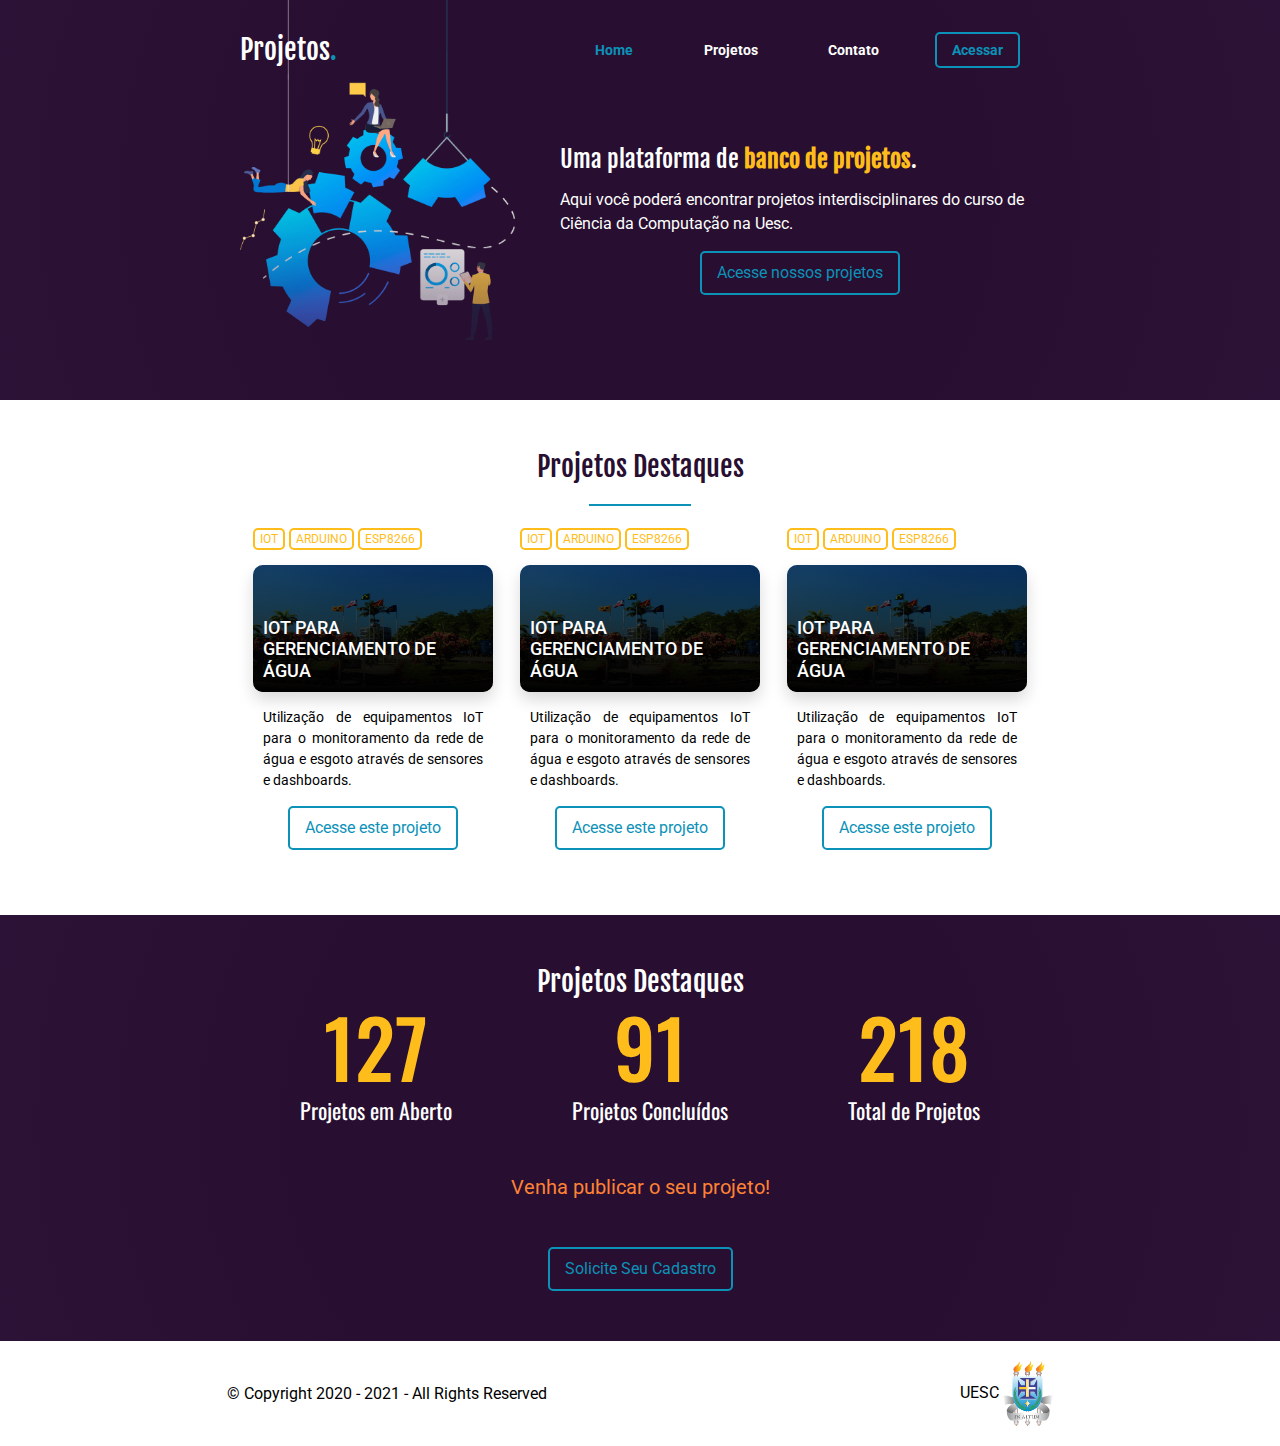
<file: index.html>
<!DOCTYPE html>
<html lang="pt-br">
<head>
    <meta charset="utf-8"/>
    <title>Banco de Projetos</title>
    <meta name="viewport" content="width=device-width, initial-scale=1, shrink-to-fit=no">
    <link rel="stylesheet" href="dist/css/bootstrap.min.css">
    <link rel="stylesheet" href="css/styles.css">
    <link rel="stylesheet" href="css/index.css">
    <link href="https://fonts.googleapis.com/css2?family=Fjalla+One&family=Roboto&display=swap" rel="stylesheet">
    <link href="https://fonts.googleapis.com/css2?family=Oswald:wght@600&display=swap" rel="stylesheet">
</head>
<body>
    

    <header class="header">
        <section>
            <nav class="nav">
                <h1 id="titleheader">Projetos<span>.</span></h1>
                <ul>
                    <li><a href="index.html" alt="" id="active">Home</a></li>
                    <li><a href="projeto.html" alt="">Projetos</a></li>
                    <li><a href="contato.html" alt="">Contato</a></li>
                    <li><a href="login.html" alt="" id="button">Acessar</a></li>
                </ul>
            </nav>
            <section>
                <h3>Uma plataforma de <span>banco de projetos</span>. </h3>
                <p>Aqui você poderá encontrar projetos interdisciplinares do curso de Ciência da Computação na Uesc.</p>
                <a href="projeto.html" title="" id="button">Acesse nossos projetos</a>
            </section>
        </section>
    </header>

    <section class="projects_featured">
        <h2 id="title_h2">Projetos Destaques</h2>
        <hr id="line"/>
        <section class="icards">
            <section class="icard">
                <section class="tags">
                    <a href="projeto.html" alt="">IOT</a>
                    <a href="projeto.html" alt="">ARDUINO</a>
                    <a href="projeto.html" alt="">ESP8266</a>
                </section>
                <section class="image_title">
                    <img src="img/torre.jpg" alt=""/>
                    <div class="shadow"></div>
                    <h4>IOT PARA GERENCIAMENTO DE ÁGUA</h4>
                </section>
                <p>Utilização de equipamentos IoT para o monitoramento da rede de água e esgoto através de sensores e dashboards.</p>
                <a id="button" href="" title="">Acesse este projeto</a>
            </section>
            
            <section class="icard">
                <section class="tags">
                    <a href="projeto.html" alt="">IOT</a>
                    <a href="projeto.html" alt="">ARDUINO</a>
                    <a href="projeto.html" alt="">ESP8266</a>
                </section>
                <section class="image_title">
                    <img src="img/torre.jpg" alt=""/>
                    <div class="shadow"></div>
                    <h4>IOT PARA GERENCIAMENTO DE ÁGUA</h4>
                </section>
                <p>Utilização de equipamentos IoT para o monitoramento da rede de água e esgoto através de sensores e dashboards.</p>
                <a id="button" href="proj_page.html" title="">Acesse este projeto</a>
            </section>

            <section class="icard">
                <section class="tags">
                    <a href="projeto.html" alt="">IOT</a>
                    <a href="projeto.html" alt="">ARDUINO</a>
                    <a href="projeto.html" alt="">ESP8266</a>
                </section>
                <section class="image_title">
                    <img src="img/torre.jpg" alt=""/>
                    <div class="shadow"></div>
                    <h4>IOT PARA GERENCIAMENTO DE ÁGUA</h4>
                </section>
                <p>Utilização de equipamentos IoT para o monitoramento da rede de água e esgoto através de sensores e dashboards.</p>
                <a id="button" href="proj_page.html" title="">Acesse este projeto</a>
            </section>
        </section>
    </section>


    <section class="n_platform">
        <section class="n_platform_center">
            <h2>Projetos Destaques</h2>
            <hr class="line"/>
            <section>
                <section>
                    <h6>127</h6>
                    <p>Projetos em Aberto</p>
                </section>

                <section>
                    <h6>91</h6>
                    <p>Projetos Concluídos</p>
                </section>

                <section>
                    <h6>218</h6>
                    <p>Total de Projetos</p>
                </section>
            </section>

            <p>Venha publicar o seu projeto!</p>
            <a id="button" href="cadastro.html" title="">Solicite Seu Cadastro</a>
        </section>
    </section>

    <footer>
        <p>© Copyright 2020 - 2021 - All Rights Reserved</p>
        <div>
            <a href="http://www.uesc.br/" title="Acesse o site da Uesc" >UESC</a>
            <img src="img/logo.png" />
        </div>
    </footer>

    <script src="https://code.jquery.com/jquery-3.5.1.slim.min.js" integrity="sha384-DfXdz2htPH0lsSSs5nCTpuj/zy4C+OGpamoFVy38MVBnE+IbbVYUew+OrCXaRkfj" crossorigin="anonymous"></script>
    <script src="dist/js/bootstrap.bundle.min.js"></script>
</body>
</html>
</file>
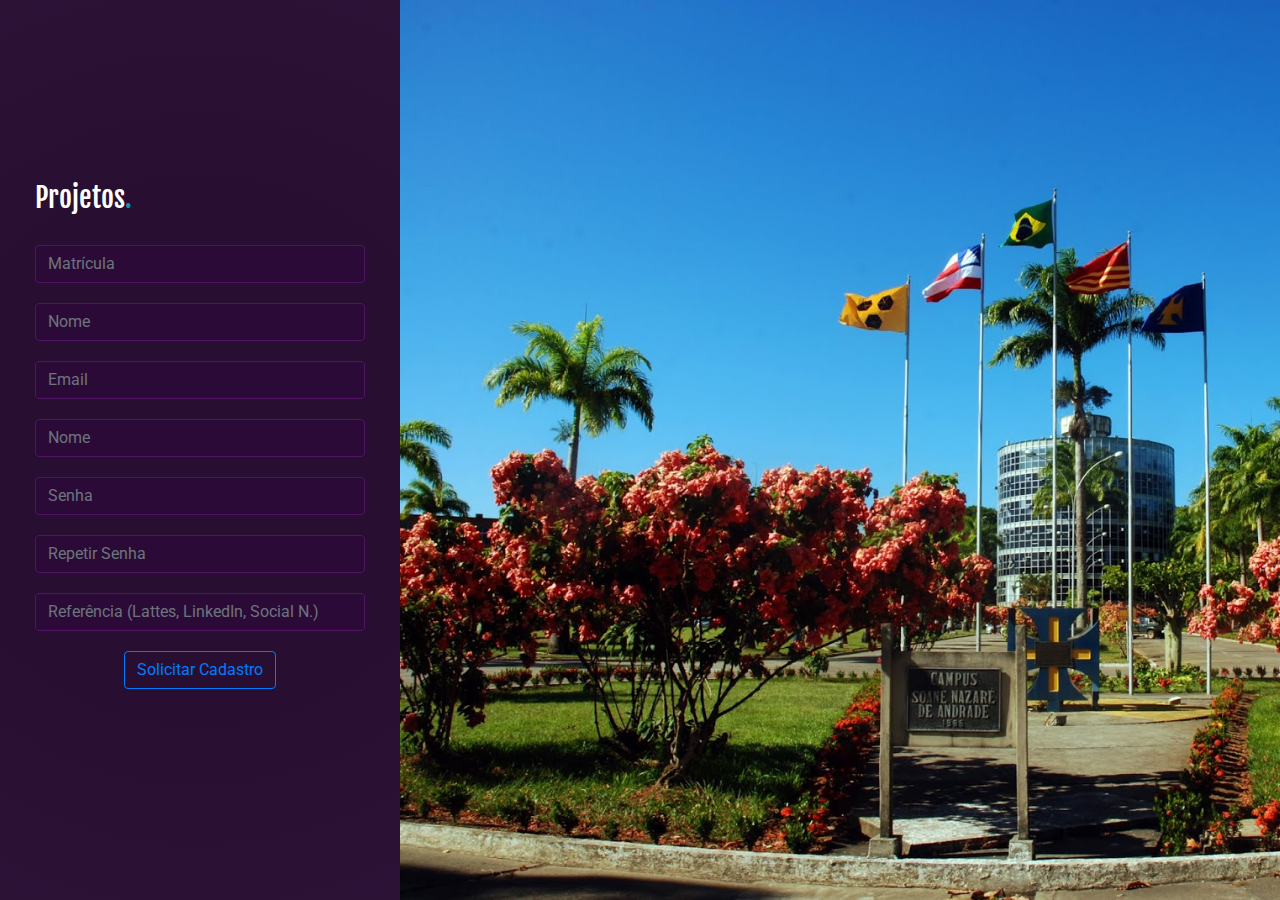
<file: cadastro.html>
<!DOCTYPE html>
<html lang="pt-br">
<head>
    <meta charset="utf-8"/>
    <title>Cadastro</title>
    <meta name="viewport" content="width=device-width, initial-scale=1, shrink-to-fit=no">
    <link rel="stylesheet" href="dist/css/bootstrap.min.css">
    <link rel="stylesheet" href="css/styles.css">
    <link rel="stylesheet" href="css/cadastro.css">
    <link href="https://fonts.googleapis.com/css2?family=Fjalla+One&family=Roboto&display=swap" rel="stylesheet">
    <link href="https://fonts.googleapis.com/css2?family=Oswald:wght@600&display=swap" rel="stylesheet">
</head>
<body>
    
    <section class="content">
        <section class="cadastro">
            <h1 id="titleheader">Projetos<span>.</span></h1>
            
            <form>
                <input type="text" class="form-control btn-ld" id="formGroupExampleInput" placeholder="Matrícula">
                <input type="text" class="form-control btn-ld" id="formGroupExampleInput2" placeholder="Nome">
                <input type="email" class="form-control btn-ld" id="formGroupExampleInput2" placeholder="Email">
                <input type="text" class="form-control btn-ld" id="formGroupExampleInput2" placeholder="Nome">
                <input type="password" class="form-control btn-ld" id="formGroupExampleInput2" placeholder="Senha">
                <input type="password" class="form-control btn-ld" id="formGroupExampleInput2" placeholder="Repetir Senha">
                <input type="text" class="form-control btn-ld" id="formGroupExampleInput2" placeholder="Referência (Lattes, LinkedIn, Social N.)">
                <button type="submit" class="btn btn-outline-primary btn-ld">Solicitar Cadastro</button>
            </form>

            <div>
                
            </div>
        
        </section>
        
        <section class="image"></section>
    </section>


    <script>
        function onSubmit(token) {
          document.getElementById("demo-form").submit();
        }
    </script>

    <script src="https://code.jquery.com/jquery-3.5.1.slim.min.js" integrity="sha384-DfXdz2htPH0lsSSs5nCTpuj/zy4C+OGpamoFVy38MVBnE+IbbVYUew+OrCXaRkfj" crossorigin="anonymous"></script>
    <script src="dist/js/bootstrap.bundle.min.js"></script>
    <script src="https://www.google.com/recaptcha/api.js"></script>
</body>
</html>
</file>
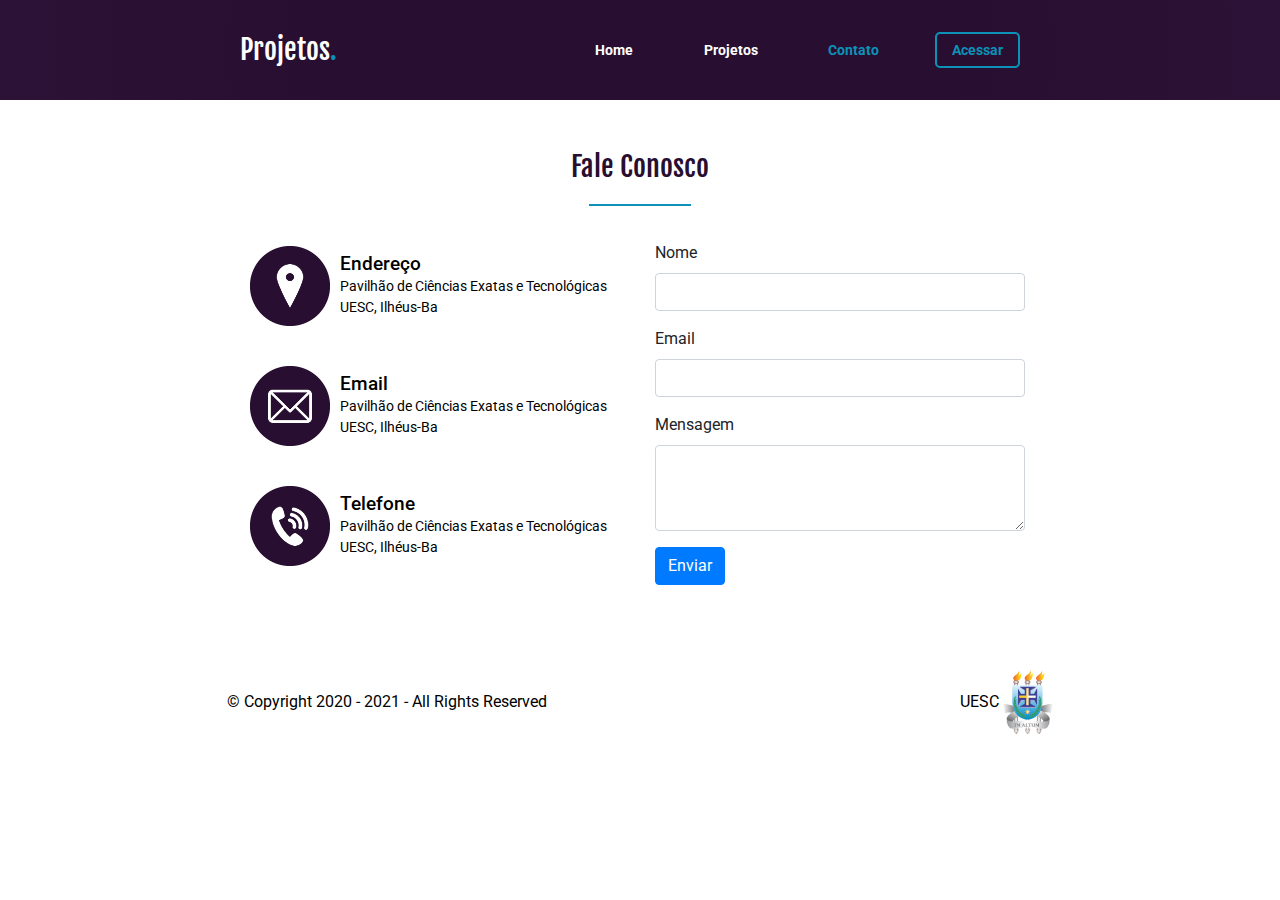
<file: contato.html>
<!DOCTYPE html>
<html lang="pt-br">
<head>
    <meta charset="utf-8"/>
    <title>Contato</title>
    <meta name="viewport" content="width=device-width, initial-scale=1, shrink-to-fit=no">
    <link rel="stylesheet" href="dist/css/bootstrap.min.css">
    <link rel="stylesheet" href="css/styles.css">
    <link rel="stylesheet" href="css/contato.css">
    <link href="https://fonts.googleapis.com/css2?family=Fjalla+One&family=Roboto&display=swap" rel="stylesheet">
    <link href="https://fonts.googleapis.com/css2?family=Oswald:wght@600&display=swap" rel="stylesheet">
</head>
<body>
    

    <header class="header2">
        <nav class="nav2">
            <h1 id="titleheader">Projetos<span>.</span></h1>
            <ul>
                <li><a href="index.html" alt="" >Home</a></li>
                <li><a href="projeto.html" alt="" >Projetos</a></li>
                <li><a href="contato.html" alt="" id="active">Contato</a></li>
                <li><a href="login.html" alt="" id="button">Acessar</a></li>
            </ul>
        </nav>
    </header>


    <section class="contato">
        <h2 id="title_h2">Fale Conosco</h2>
        <hr id="line"/>
        <section class="info_forms">
            <section class="info">
                <div>
                    <img src="img/local.png"/>
                    <div>
                        <h6>Endereço</h6>
                        <p>Pavilhão de Ciências Exatas e Tecnológicas<br/>
                            UESC, Ilhéus-Ba</p>
                    </div>
                </div>

                <div>
                    <img src="img/mail.png"/>
                    <div>
                        <h6>Email</h6>
                        <p>Pavilhão de Ciências Exatas e Tecnológicas<br/>
                            UESC, Ilhéus-Ba</p>
                    </div>
                </div>

                <div>
                    <img src="img/tel.png"/>
                    <div>
                        <h6>Telefone</h6>
                        <p>Pavilhão de Ciências Exatas e Tecnológicas<br/>
                            UESC, Ilhéus-Ba</p>
                    </div>
                </div>
            </section>
            
            <section class="forms">
                <form>
                    <div class="form-group">
                        <label for="name">Nome</label>
                        <input type="text" class="form-control" id="name">
                    </div>

                    <div class="form-group">
                      <label for="email">Email</label>
                      <input type="email" class="form-control" id="email">
                    </div>
                
                    <div class="form-group">
                        <label for="message">Mensagem</label>
                        <textarea class="form-control" id="message" rows="3"></textarea>
                    </div>
                    <button type="submit" class="btn btn-primary">Enviar</button>
                  </form>
            </section>
        </section>
    </section>


    <footer>
        <p>© Copyright 2020 - 2021 - All Rights Reserved</p>
        <div>
            <a href="http://www.uesc.br/" title="Acesse o site da Uesc" >UESC</a>
            <img src="img/logo.png" />
        </div>
    </footer>

    <script src="https://code.jquery.com/jquery-3.5.1.slim.min.js" integrity="sha384-DfXdz2htPH0lsSSs5nCTpuj/zy4C+OGpamoFVy38MVBnE+IbbVYUew+OrCXaRkfj" crossorigin="anonymous"></script>
    <script src="dist/js/bootstrap.bundle.min.js"></script>
</body>
</html>
</file>
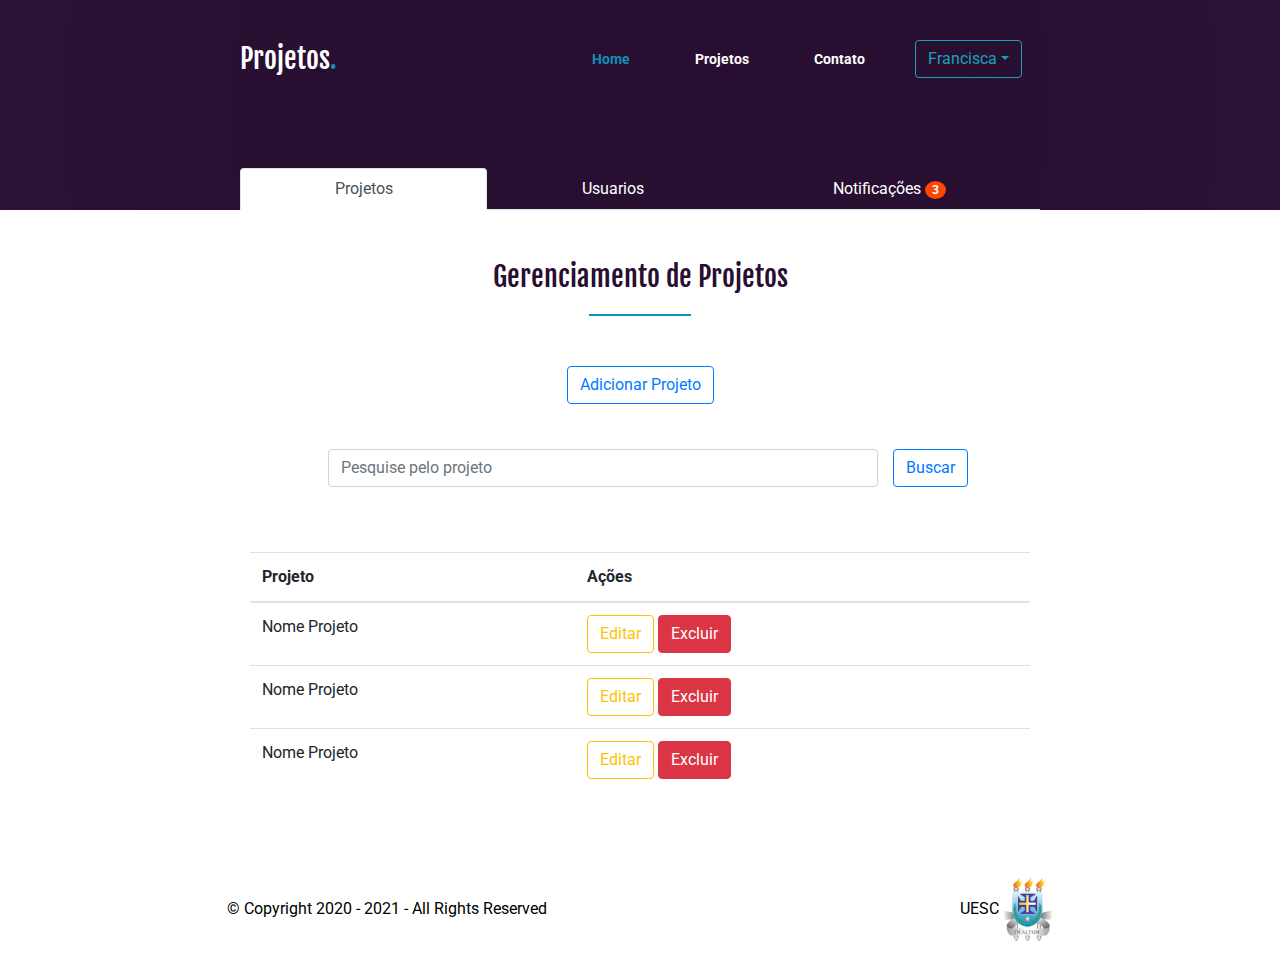
<file: gerenciamento.html>
<!DOCTYPE html>
<html lang="pt-br">
<head>
    <meta charset="utf-8"/>
    <title>Gerenciamento</title>
    <meta name="viewport" content="width=device-width, initial-scale=1, shrink-to-fit=no">
    <link rel="stylesheet" href="dist/css/bootstrap.min.css">
    <link rel="stylesheet" href="css/styles.css">
    <link href="https://fonts.googleapis.com/css2?family=Fjalla+One&family=Roboto&display=swap" rel="stylesheet">
    <link href="https://fonts.googleapis.com/css2?family=Oswald:wght@600&display=swap" rel="stylesheet">
    <link rel="stylesheet" href="css/gerenciamento.css">
</head>
<body>
    

    <header class="header2">
            <nav class="nav2 nav2_edit item_nav">
                <h1 id="titleheader">Projetos<span>.</span></h1>
                <ul>
                    <li><a href="index.html" alt="" id="active">Home</a></li>
                    <li><a href="projeto.html" alt="">Projetos</a></li>
                    <li><a href="contato.html" alt="">Contato</a></li>
                    <li>
                        <div class="btn-group">
                            <button type="button" class="btn btn-outline-info dropdown-toggle" data-toggle="dropdown" aria-haspopup="true" aria-expanded="false">Francisca</button>
                        </button>
                        <div class="dropdown-menu">
                          <a class="dropdown-item" href="gerenciamento.html">Projetos</a>
                          <a class="dropdown-item" href="gerenciamento_usuario.html">Usuários</a>
                          <a class="dropdown-item" href="gerenciamento_notif.html">Notificações</a>
                          <div class="dropdown-divider"></div>
                          <a class="dropdown-item" href="index.html">Sair</a>
                        </div>
                      </div>
                    </li>
                </ul>
            </nav>

            <div class="break_row"></div>

            <section class="nav_gerencia item_nav">
                <nav class="nav nav-tabs nav-fill">
                    <a class="nav-item nav-link active" href="#">Projetos</a>
                    <a class="nav-item nav-link" href="gerenciamento_usuario.html"alt="">Usuarios</a>
                    <a href="gerenciamento_notif.html" class="nav-item nav-link notification_person">
                        <span>Notificações</span>
                        <span class="badge">3</span>
                    </a>
                    <!-- <a class="nav-item nav-link" href="#">Notificações</a> -->
                </nav>
            </section>  
    </header>
    
      

    <section class="gerenciamento">
        <h2 id="title_h2">Gerenciamento de Projetos</h2>
        <hr id="line"/>
        <a href="proj_form.html"><button type="button" class="btn btn-outline-primary btn-ld add_button">Adicionar Projeto</button></a>

        <form class="search">
            <input class="form-control form-control-ld" type="text" placeholder="Pesquise pelo projeto">
            <button type="button" class="btn btn-outline-primary btn-ld">Buscar</button>
        </form>

        <div class="table-responsive">
            <table class="table table-hover" id="paginatable">
                <thead>
                    <tr>
                      <th scope="col">Projeto</th>
                      <th scope="col">Ações</th>
                    </tr>
                  </thead>
                  <tbody>
                    <tr>
                      <td>Nome Projeto</td>
                      <td> <a href="proj_form.html"><button type="button" class="btn btn-outline-warning">Editar</button>
                        <button type="button" class="btn btn-danger">Excluir</button></a>                        
                    </td>
                    </tr>
                    <tr>
                      <td>Nome Projeto</td>
                      <td>
                        <a href="proj_form.html"><button type="button" class="btn btn-outline-warning">Editar</button>
                          <button type="button" class="btn btn-danger">Excluir</button></a> 
                      </td>
                    </tr>
                    <tr>
                      <td>Nome Projeto</td>
                      <td>
                        <a href="proj_form.html"><button type="button" class="btn btn-outline-warning">Editar</button>
                          <button type="button" class="btn btn-danger">Excluir</button></a> 
                    </td>
                    </tr>
                  </tbody>
            </table>
        </div>
    </section>

    



    <footer>
        <p>© Copyright 2020 - 2021 - All Rights Reserved</p>
        <div>
            <a href="http://www.uesc.br/" title="Acesse o site da Uesc" >UESC</a>
            <img src="img/logo.png" />
        </div>
    </footer>

    <script src="https://code.jquery.com/jquery-3.5.1.slim.min.js" integrity="sha384-DfXdz2htPH0lsSSs5nCTpuj/zy4C+OGpamoFVy38MVBnE+IbbVYUew+OrCXaRkfj" crossorigin="anonymous"></script>
    <script src="dist/js/bootstrap.bundle.min.js"></script>
</body>
</html>
</file>
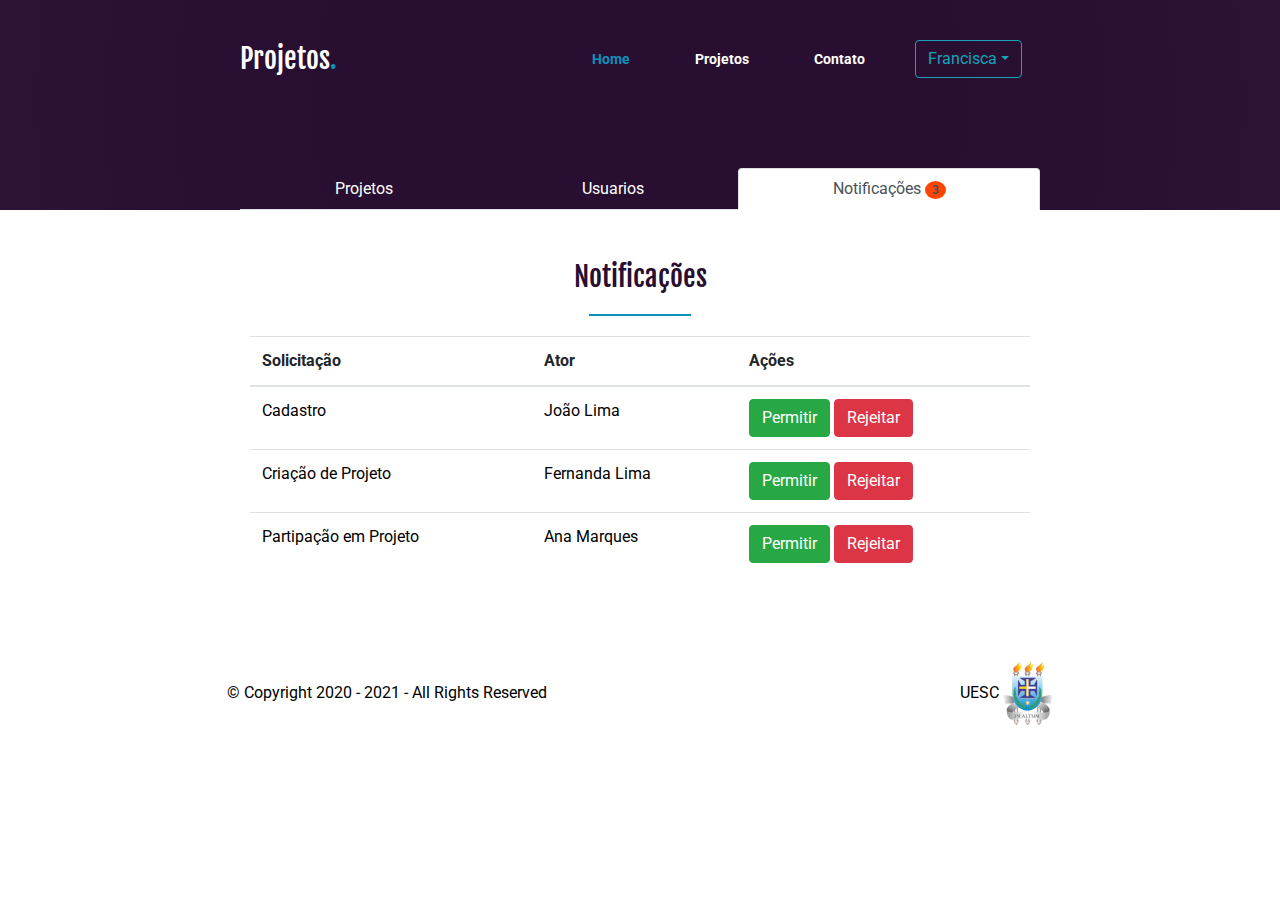
<file: gerenciamento_notif.html>
<!DOCTYPE html>
<html lang="pt-br">
<head>
    <meta charset="utf-8"/>
    <title>Gerenciamento</title>
    <meta name="viewport" content="width=device-width, initial-scale=1, shrink-to-fit=no">
    <link rel="stylesheet" href="dist/css/bootstrap.min.css">
    <link rel="stylesheet" href="css/styles.css">
    <link href="https://fonts.googleapis.com/css2?family=Fjalla+One&family=Roboto&display=swap" rel="stylesheet">
    <link href="https://fonts.googleapis.com/css2?family=Oswald:wght@600&display=swap" rel="stylesheet">
    <link rel="stylesheet" href="css/gerenciamento.css">
</head>
<body>
    

    <header class="header2">
            <nav class="nav2 nav2_edit">
                <h1 id="titleheader">Projetos<span>.</span></h1>
                <ul>
                    <li><a href="index.html" alt="" id="active">Home</a></li>
                    <li><a href="projeto.html" alt="">Projetos</a></li>
                    <li><a href="contato.html" alt="">Contato</a></li>
                    <li>                        
                        <div class="btn-group">
                        <button type="button" class="btn btn-outline-info dropdown-toggle" data-toggle="dropdown" aria-haspopup="true" aria-expanded="false">Francisca</button>
                    </button>
                    <div class="dropdown-menu">
                      <a class="dropdown-item" href="gerenciamento.html">Projetos</a>
                      <a class="dropdown-item" href="gerenciamento_usuario.html">Usuários</a>
                      <a class="dropdown-item" href="gerenciamento_notif.html">Notificações</a>
                      <div class="dropdown-divider"></div>
                      <a class="dropdown-item" href="index.html">Sair</a>
                    </div>
                  </div></li>
                </ul>
            </nav>

            <div class="break_row"></div>

            <section class="nav_gerencia">
                <nav class="nav nav-tabs nav-fill">
                    <a class="nav-item nav-link" href="gerenciamento.html">Projetos</a>
                    <a class="nav-item nav-link" href="gerenciamento_usuario.html"alt="">Usuarios</a>
                    <a href="gerenciamento_notif.html" class="nav-item nav-link notification_person active" >
                        <span>Notificações</span>
                        <span class="badge">3</span>
                    </a>
                    <!-- <a class="nav-item nav-link" href="#">Notificações</a> -->
                </nav>
            </section>  
    </header>
    
      

    <section class="gerenciamento">
        <h2 id="title_h2">Notificações</h2>
        <hr id="line"/>

        <div class="table-responsive">
            <table class="table table-hover" id="paginatable">
                <thead>
                    <tr>
                      <th scope="col">Solicitação</th>
                      <th scope="col">Ator</th>
                      <th scope="col">Ações</th>
                    </tr>
                  </thead>
                  <tbody>
                    <tr>
                      <td><a href="">Cadastro</a></td>
                      <td><a href="">João Lima</a></td>
                      <td><button type="button" class="btn btn-success">Permitir</button>
                        <button type="button" class="btn btn-danger">Rejeitar</button></td>
                    </tr>
                    <tr>
                      <td><a href="">Criação de Projeto</a></td>
                      <td><a href="">Fernanda Lima</a></td>
                      <td><button type="button" class="btn btn-success">Permitir</button>
                        <button type="button" class="btn btn-danger">Rejeitar</button></td>
                    </tr>
                    <tr>
                      <td><a href="">Partipação em Projeto</a></td>
                      <td><a href="">Ana Marques</a></td>
                      <td><button type="button" class="btn btn-success">Permitir</button>
                        <button type="button" class="btn btn-danger">Rejeitar</button></td>
                    </tr>
                  </tbody>
            </table>
        </div>
    </section>

    



    <footer>
        <p>© Copyright 2020 - 2021 - All Rights Reserved</p>
        <div>
            <a href="http://www.uesc.br/" title="Acesse o site da Uesc" >UESC</a>
            <img src="img/logo.png" />
        </div>
    </footer>

    <script src="https://code.jquery.com/jquery-3.5.1.slim.min.js" integrity="sha384-DfXdz2htPH0lsSSs5nCTpuj/zy4C+OGpamoFVy38MVBnE+IbbVYUew+OrCXaRkfj" crossorigin="anonymous"></script>
    <script src="dist/js/bootstrap.bundle.min.js"></script>
</body>
</html>
</file>
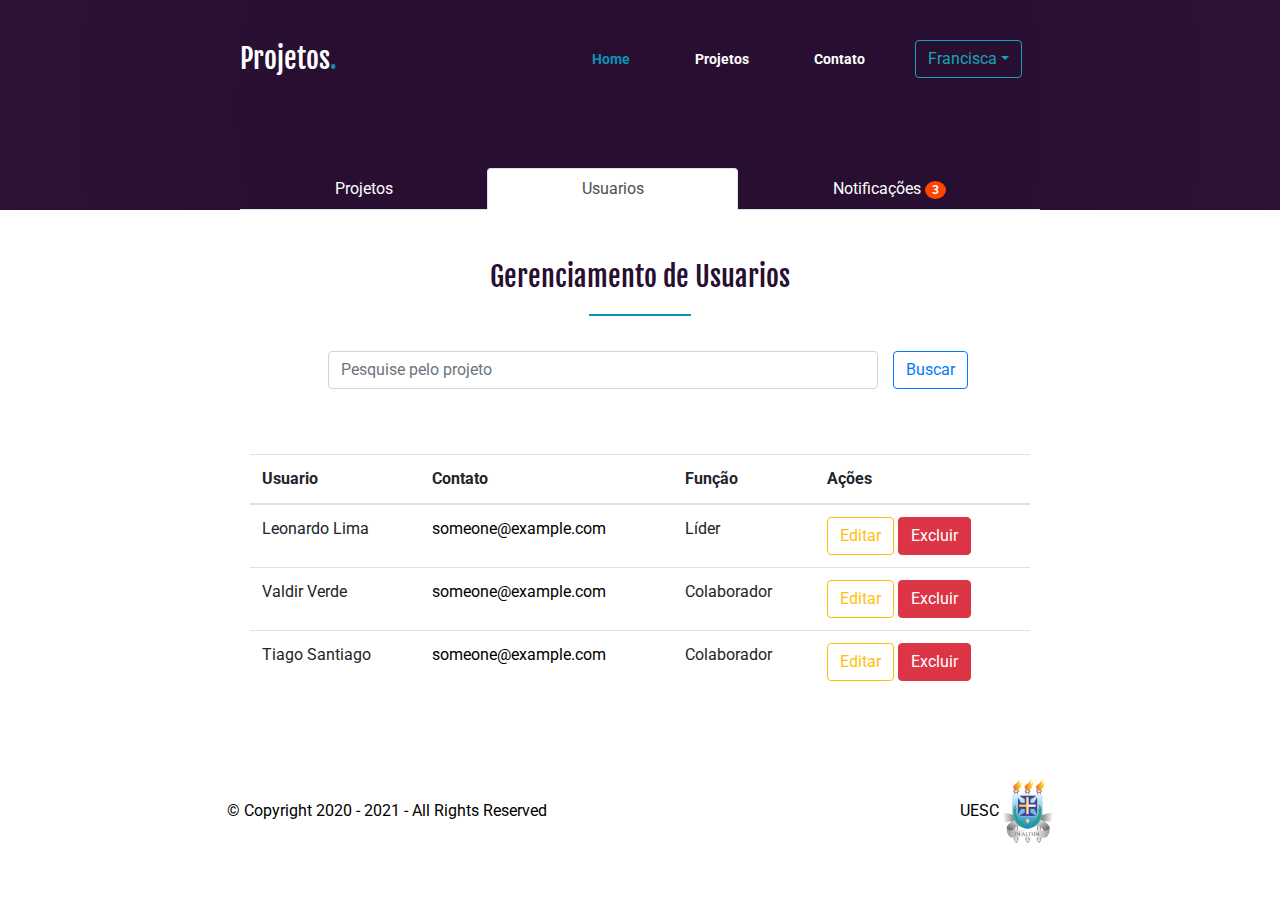
<file: gerenciamento_usuario.html>
<!DOCTYPE html>
<html lang="pt-br">
<head>
    <meta charset="utf-8"/>
    <title>Gerenciamento</title>
    <meta name="viewport" content="width=device-width, initial-scale=1, shrink-to-fit=no">
    <link rel="stylesheet" href="dist/css/bootstrap.min.css">
    <link rel="stylesheet" href="css/styles.css">
    <link href="https://fonts.googleapis.com/css2?family=Fjalla+One&family=Roboto&display=swap" rel="stylesheet">
    <link href="https://fonts.googleapis.com/css2?family=Oswald:wght@600&display=swap" rel="stylesheet">
    <link rel="stylesheet" href="css/gerenciamento.css">
</head>
<body>
    

    <header class="header2">
            <nav class="nav2 nav2_edit">
                <h1 id="titleheader">Projetos<span>.</span></h1>
                <ul>
                    <li><a href="index.html" alt="" id="active">Home</a></li>
                    <li><a href="projeto.html" alt="">Projetos</a></li>
                    <li><a href="contato.html" alt="">Contato</a></li>
                    <li>                        
                        <div class="btn-group">
                        <button type="button" class="btn btn-outline-info dropdown-toggle" data-toggle="dropdown" aria-haspopup="true" aria-expanded="false">Francisca</button>
                    </button>
                    <div class="dropdown-menu">
                      <a class="dropdown-item" href="gerenciamento.html">Projetos</a>
                      <a class="dropdown-item" href="gerenciamento_usuario.html">Usuários</a>
                      <a class="dropdown-item" href="gerenciamento_notif.html">Notificações</a>
                      <div class="dropdown-divider"></div>
                      <a class="dropdown-item" href="index.html">Sair</a>
                    </div>
                    </div>
                </li>
                </ul>
            </nav>

            <div class="break_row"></div>

            <section class="nav_gerencia">
                <nav class="nav nav-tabs nav-fill">
                    <a class="nav-item nav-link" href="gerenciamento.html">Projetos</a>
                    <a class="nav-item nav-link active" href="gerenciamento_usuario.html"alt="">Usuarios</a>
                    <a href="gerenciamento_notif.html" class="nav-item nav-link notification_person">
                        <span>Notificações</span>
                        <span class="badge">3</span>
                    </a>
                    <!-- <a class="nav-item nav-link" href="#">Notificações</a> -->
                </nav>
            </section>  
    </header>
    
      

    <section class="gerenciamento">
        <h2 id="title_h2">Gerenciamento de Usuarios</h2>
        <hr id="line"/>

        <form class="search">
            <input class="form-control form-control-ld" type="text" placeholder="Pesquise pelo projeto">
            <button type="button" class="btn btn-outline-primary btn-ld">Buscar</button>
        </form>

        <div class="table-responsive">
            <table class="table table-hover" id="paginatable">
                <thead>
                    <tr>
                      <th scope="col">Usuario</th>
                      <th scope="col">Contato</th>
                      <th scope="col">Função</th>
                      <th scope="col">Ações</th>
                    </tr>
                  </thead>
                  <tbody>
                    <tr>
                      <td>Leonardo Lima</td>
                      <td><a href="mailto:someone@example.com">someone@example.com</a></td>
                      <td>Líder</td>
                      <td><button type="button" class="btn btn-outline-warning">Editar</button>
                        <button type="button" class="btn btn-danger">Excluir</button></td>
                    </tr>
                    <tr>
                      <td>Valdir Verde</td>
                      <td><a href="mailto:someone@example.com">someone@example.com</a></td>
                      <td>Colaborador</td>
                      <td><button type="button" class="btn btn-outline-warning">Editar</button>
                        <button type="button" class="btn btn-danger">Excluir</button></td>
                    </tr>
                    <tr>
                      <td>Tiago Santiago</td>
                      <td><a href="mailto:someone@example.com">someone@example.com</a></td>
                      <td>Colaborador</td>
                      <td><button type="button" class="btn btn-outline-warning">Editar</button>
                        <button type="button" class="btn btn-danger">Excluir</button></td>
                    </tr>
                  </tbody>
            </table>
        </div>
    </section>

    



    <footer>
        <p>© Copyright 2020 - 2021 - All Rights Reserved</p>
        <div>
            <a href="http://www.uesc.br/" title="Acesse o site da Uesc" >UESC</a>
            <img src="img/logo.png" />
        </div>
    </footer>

    <script src="https://code.jquery.com/jquery-3.5.1.slim.min.js" integrity="sha384-DfXdz2htPH0lsSSs5nCTpuj/zy4C+OGpamoFVy38MVBnE+IbbVYUew+OrCXaRkfj" crossorigin="anonymous"></script>
    <script src="dist/js/bootstrap.bundle.min.js"></script>
</body>
</html>
</file>
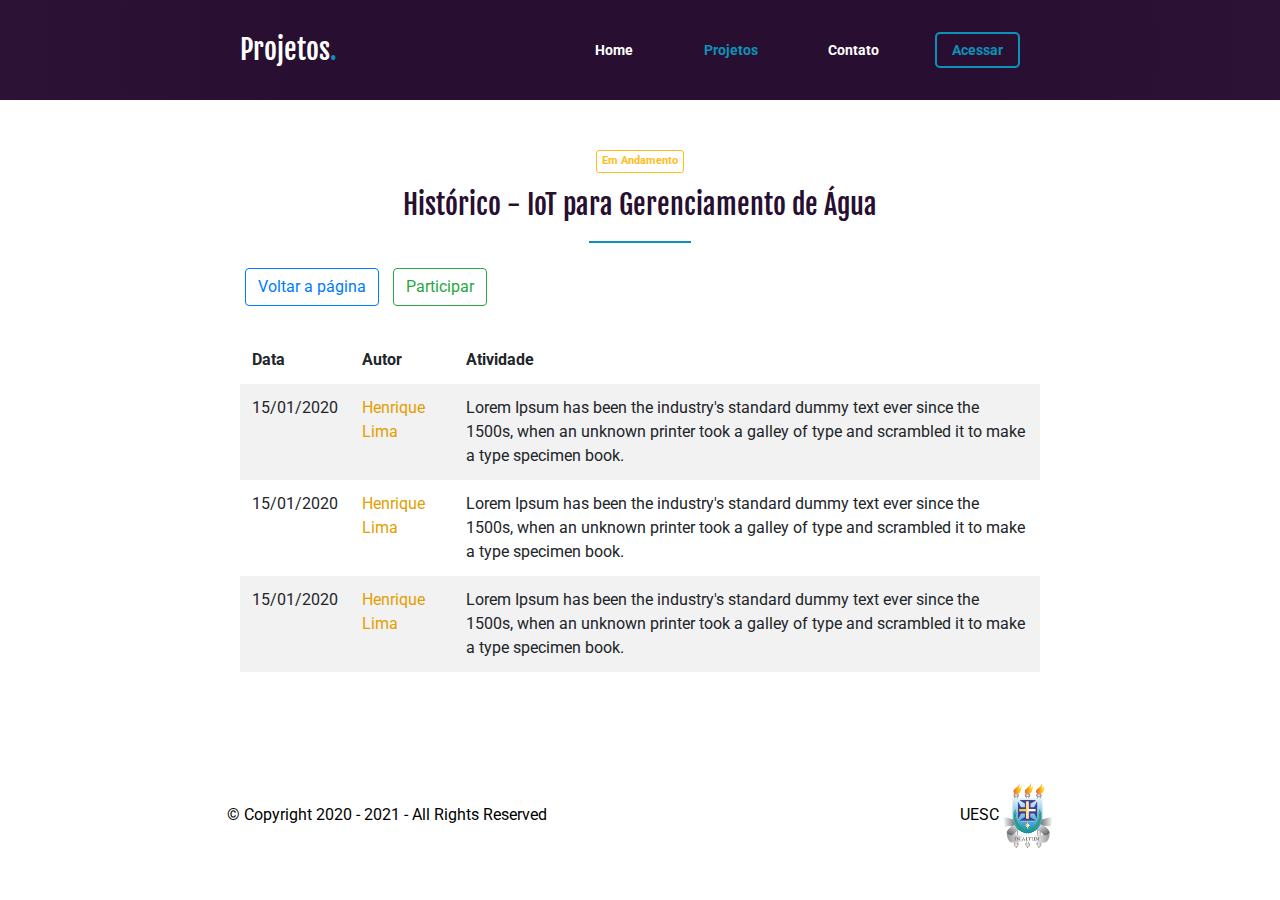
<file: historico.html>
<!DOCTYPE html>
<html lang="pt-br">
<head>
    <meta charset="utf-8"/>
    <title>Histórico</title>
    <meta name="viewport" content="width=device-width, initial-scale=1, shrink-to-fit=no">
    <link rel="stylesheet" href="dist/css/bootstrap.min.css">
    <link rel="stylesheet" href="css/styles.css">
    <link rel="stylesheet" href="css/historico.css">
    <link href="https://fonts.googleapis.com/css2?family=Fjalla+One&family=Roboto&display=swap" rel="stylesheet">
    <link href="https://fonts.googleapis.com/css2?family=Oswald:wght@600&display=swap" rel="stylesheet">
</head>
<body>
    

    <header class="header2">
        <nav class="nav2">
            <h1 id="titleheader">Projetos<span>.</span></h1>
            <ul>
                <li><a href="index.html" alt="" >Home</a></li>
                <li><a href="projeto.html" alt="" id="active">Projetos</a></li>
                <li><a href="contato.html" alt="" >Contato</a></li>
                <li><a href="login.html" alt="" id="button">Acessar</a></li>
            </ul>
        </nav>
    </header>


    <section class="proj_page">
        <p id="em_andamento">Em Andamento</p>
        <h2 id="title_h2">Histórico - IoT para Gerenciamento de Água </h2>
        <hr id="line"/>
        <section class="itens">
            <a href="proj_page.html" type="button" class="btn btn-outline-primary">Voltar a página</a>
            <a type="button" class="btn btn-outline-success">Participar</a>
        </section>

        <section class="historico">
            <table class="table table-borderless table-striped">
                <thead>
                  <tr>
                    <th scope="col">Data</th>
                    <th scope="col">Autor</th>
                    <th scope="col">Atividade</th>
                  </tr>
                </thead>
                <tbody>
                  <tr>
                    <td>15/01/2020</td>
                    <td><a href="perfil.html" class="link_author">Henrique Lima</a></td>
                    <td>Lorem Ipsum has been the industry's standard dummy text ever since the 1500s, when an unknown printer took a galley of type and scrambled it to make a type specimen book.</td>
                  </tr>
                  <tr>
                    <td>15/01/2020</td>
                    <td><a href="perfil.html" class="link_author">Henrique Lima</a></td>
                    <td>Lorem Ipsum has been the industry's standard dummy text ever since the 1500s, when an unknown printer took a galley of type and scrambled it to make a type specimen book.</td>
                  </tr>
                  <tr>
                    <td>15/01/2020</td>
                    <td><a href="perfil.html" class="link_author">Henrique Lima</a></td>
                    <td>Lorem Ipsum has been the industry's standard dummy text ever since the 1500s, when an unknown printer took a galley of type and scrambled it to make a type specimen book.</td>
                  </tr>
                </tbody>
              </table>
        </section>
    </section>


    <footer>
        <p>© Copyright 2020 - 2021 - All Rights Reserved</p>
        <div>
          <a href="http://www.uesc.br/" title="Acesse o site da Uesc" >UESC</a>
            <img src="img/logo.png" />
        </div>
    </footer>

    <script src="https://code.jquery.com/jquery-3.5.1.slim.min.js" integrity="sha384-DfXdz2htPH0lsSSs5nCTpuj/zy4C+OGpamoFVy38MVBnE+IbbVYUew+OrCXaRkfj" crossorigin="anonymous"></script>
    <script src="dist/js/bootstrap.bundle.min.js"></script>
</body>
</html>
</file>
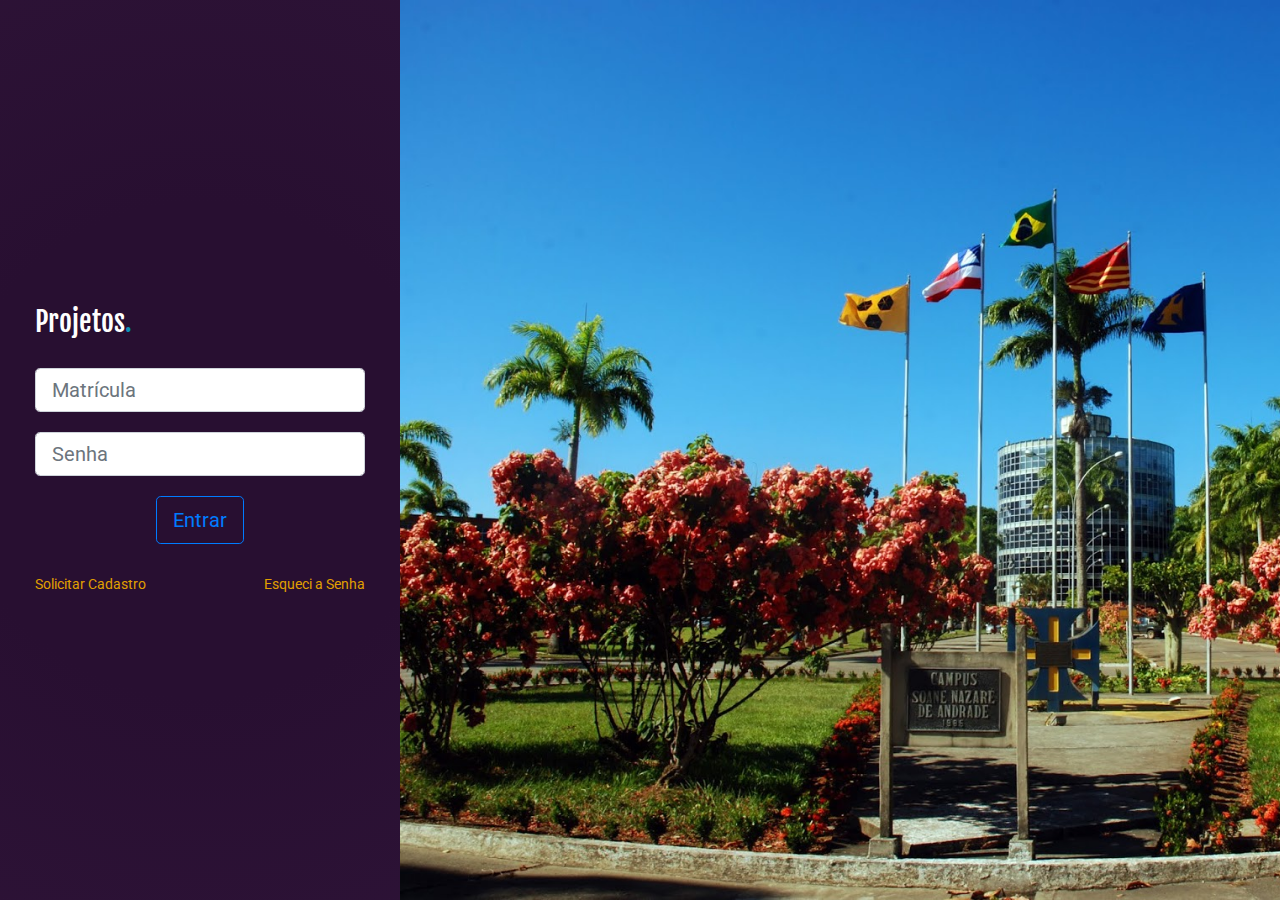
<file: login.html>
<!DOCTYPE html>
<html lang="pt-br">
<head>
    <meta charset="utf-8"/>
    <title>Login</title>
    <meta name="viewport" content="width=device-width, initial-scale=1, shrink-to-fit=no">
    <link rel="stylesheet" href="dist/css/bootstrap.min.css">
    <link rel="stylesheet" href="css/styles.css">
    <link rel="stylesheet" href="css/login.css">
    <link href="https://fonts.googleapis.com/css2?family=Fjalla+One&family=Roboto&display=swap" rel="stylesheet">
    <link href="https://fonts.googleapis.com/css2?family=Oswald:wght@600&display=swap" rel="stylesheet">
</head>
<body>
    
    <section class="content">
        <section class="login">
            <h1 id="titleheader">Projetos<span>.</span></h1>
            
            <form>
                <input type="text" class="form-control btn-lg" id="formGroupExampleInput" placeholder="Matrícula">
                <input type="password" class="form-control btn-lg" id="formGroupExampleInput2" placeholder="Senha">
                <button type="submit" class="btn btn-outline-primary btn-lg">Entrar</button>
                
            </form>

            <div>
                <a href="cadastro.html">Solicitar Cadastro</a>
                <a href="">Esqueci a Senha</a>
            </div>
        
        </section>
        
        <section class="image"></section>
    </section>



    <script src="https://code.jquery.com/jquery-3.5.1.slim.min.js" integrity="sha384-DfXdz2htPH0lsSSs5nCTpuj/zy4C+OGpamoFVy38MVBnE+IbbVYUew+OrCXaRkfj" crossorigin="anonymous"></script>
    <script src="dist/js/bootstrap.bundle.min.js"></script>
</body>
</html>
</file>
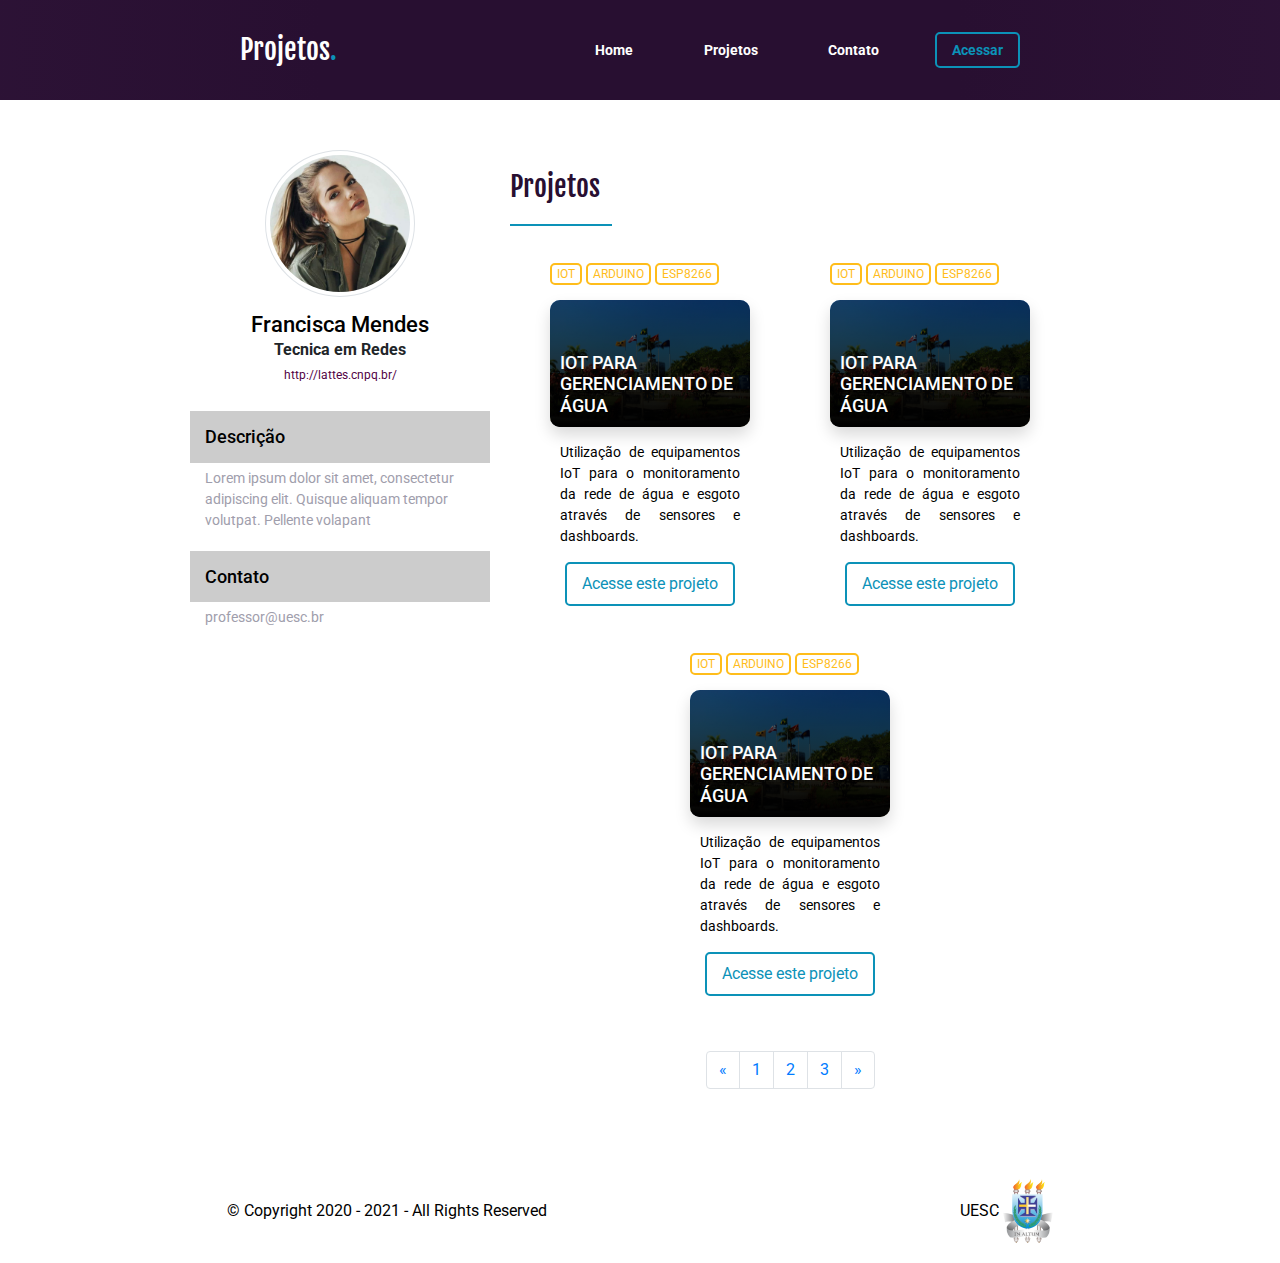
<file: perfil.html>
<!DOCTYPE html>
<html lang="pt-br">
<head>
    <meta charset="utf-8"/>
    <title>Banco de Projetos</title>
    <meta name="viewport" content="width=device-width, initial-scale=1, shrink-to-fit=no">
    <link rel="stylesheet" href="dist/css/bootstrap.min.css">
    <link rel="stylesheet" href="css/styles.css">
    <link rel="stylesheet" href="css/perfil.css">
    <link href="https://fonts.googleapis.com/css2?family=Fjalla+One&family=Roboto&display=swap" rel="stylesheet">
    <link href="https://fonts.googleapis.com/css2?family=Oswald:wght@600&display=swap" rel="stylesheet">
</head>
<body>
    

    <header class="header2">
        <nav class="nav2">
            <h1 id="titleheader">Projetos<span>.</span></h1>
            <ul>
                <li><a href="index.html" alt="" >Home</a></li>
                <li><a href="projeto.html" alt="">Projetos</a></li>
                <li><a href="contato.html" alt="" >Contato</a></li>
                <li><a href="login.html" alt="" id="button">Acessar</a></li>
            </ul>
        </nav>
    </header>


    <section class="perfil">
        <section class="dados">
            <img class="rounded-circle img-thumbnail" src="img/perfil_photo.jpg"/>
            <h2>Francisca Mendes</h2>
            <b>Tecnica em Redes</b> <br/>
            <a href="http://lattes.cnpq.br/" title="Mais Informações">http://lattes.cnpq.br/</a>
            <p class="D"></p>
            <h4>Descrição</h4>
            <p>Lorem ipsum dolor sit amet, consectetur adipiscing elit. Quisque aliquam tempor volutpat. Pellente volapant</p>
            <h4>Contato</h4>
            <p>professor@uesc.br</p>
        </section>

        <section class="projetos">
            
            <h2 id="title_h2">Projetos</h2>
            <hr id="line"/>
            
            <section class="icards">

                <section class="icard">
                    <section class="tags">
                        <a href="projeto.html" alt="">IOT</a>
                        <a href="projeto.html" alt="">ARDUINO</a>
                        <a href="projeto.html" alt="">ESP8266</a>
                    </section>
                    <section class="image_title">
                        <img src="img/torre.jpg" alt=""/>
                        <div class="shadow"></div>
                        <h4>IOT PARA GERENCIAMENTO DE ÁGUA</h4>
                    </section>
                    <p>Utilização de equipamentos IoT para o monitoramento da rede de água e esgoto através de sensores e dashboards.</p>
                    <a id="button" href="proj_page.html" title="">Acesse este projeto</a>
                </section>

                <section class="icard">
                    <section class="tags">
                        <a href="projeto.html" alt="">IOT</a>
                        <a href="projeto.html" alt="">ARDUINO</a>
                        <a href="projeto.html" alt="">ESP8266</a>
                    </section>
                    <section class="image_title">
                        <img src="img/torre.jpg" alt=""/>
                        <div class="shadow"></div>
                        <h4>IOT PARA GERENCIAMENTO DE ÁGUA</h4>
                    </section>
                    <p>Utilização de equipamentos IoT para o monitoramento da rede de água e esgoto através de sensores e dashboards.</p>
                    <a id="button" href="proj_page.html" title="">Acesse este projeto</a>
                </section>

                <section class="icard">
                    <section class="tags">
                        <a href="projeto.html" alt="">IOT</a>
                        <a href="projeto.html" alt="">ARDUINO</a>
                        <a href="projeto.html" alt="">ESP8266</a>
                    </section>
                    <section class="image_title">
                        <img src="img/torre.jpg" alt=""/>
                        <div class="shadow"></div>
                        <h4>IOT PARA GERENCIAMENTO DE ÁGUA</h4>
                    </section>
                    <p>Utilização de equipamentos IoT para o monitoramento da rede de água e esgoto através de sensores e dashboards.</p>
                    <a id="button" href="proj_page.html" title="">Acesse este projeto</a>
                </section>
             
            </section>

            <nav>
                <ul class="pagination">
                  <li class="page-item">
                    <a class="page-link" href="#" aria-label="Previous">
                      <span aria-hidden="true">&laquo;</span>
                    </a>
                  </li>
                  <li class="page-item"><a class="page-link" href="#">1</a></li>
                  <li class="page-item"><a class="page-link" href="#">2</a></li>
                  <li class="page-item"><a class="page-link" href="#">3</a></li>
                  <li class="page-item">
                    <a class="page-link" href="#" aria-label="Next">
                      <span aria-hidden="true">&raquo;</span>
                    </a>
                  </li>
                </ul>
            </nav>
        </section>
    </section>


    <footer>
        <p>© Copyright 2020 - 2021 - All Rights Reserved</p>
        <div>
            <a href="http://www.uesc.br/" title="Acesse o site da Uesc" >UESC</a>
            <img src="img/logo.png" />
        </div>
    </footer>

    <script src="https://code.jquery.com/jquery-3.5.1.slim.min.js" integrity="sha384-DfXdz2htPH0lsSSs5nCTpuj/zy4C+OGpamoFVy38MVBnE+IbbVYUew+OrCXaRkfj" crossorigin="anonymous"></script>
    <script src="dist/js/bootstrap.bundle.min.js"></script>
</body>
</html>
</file>
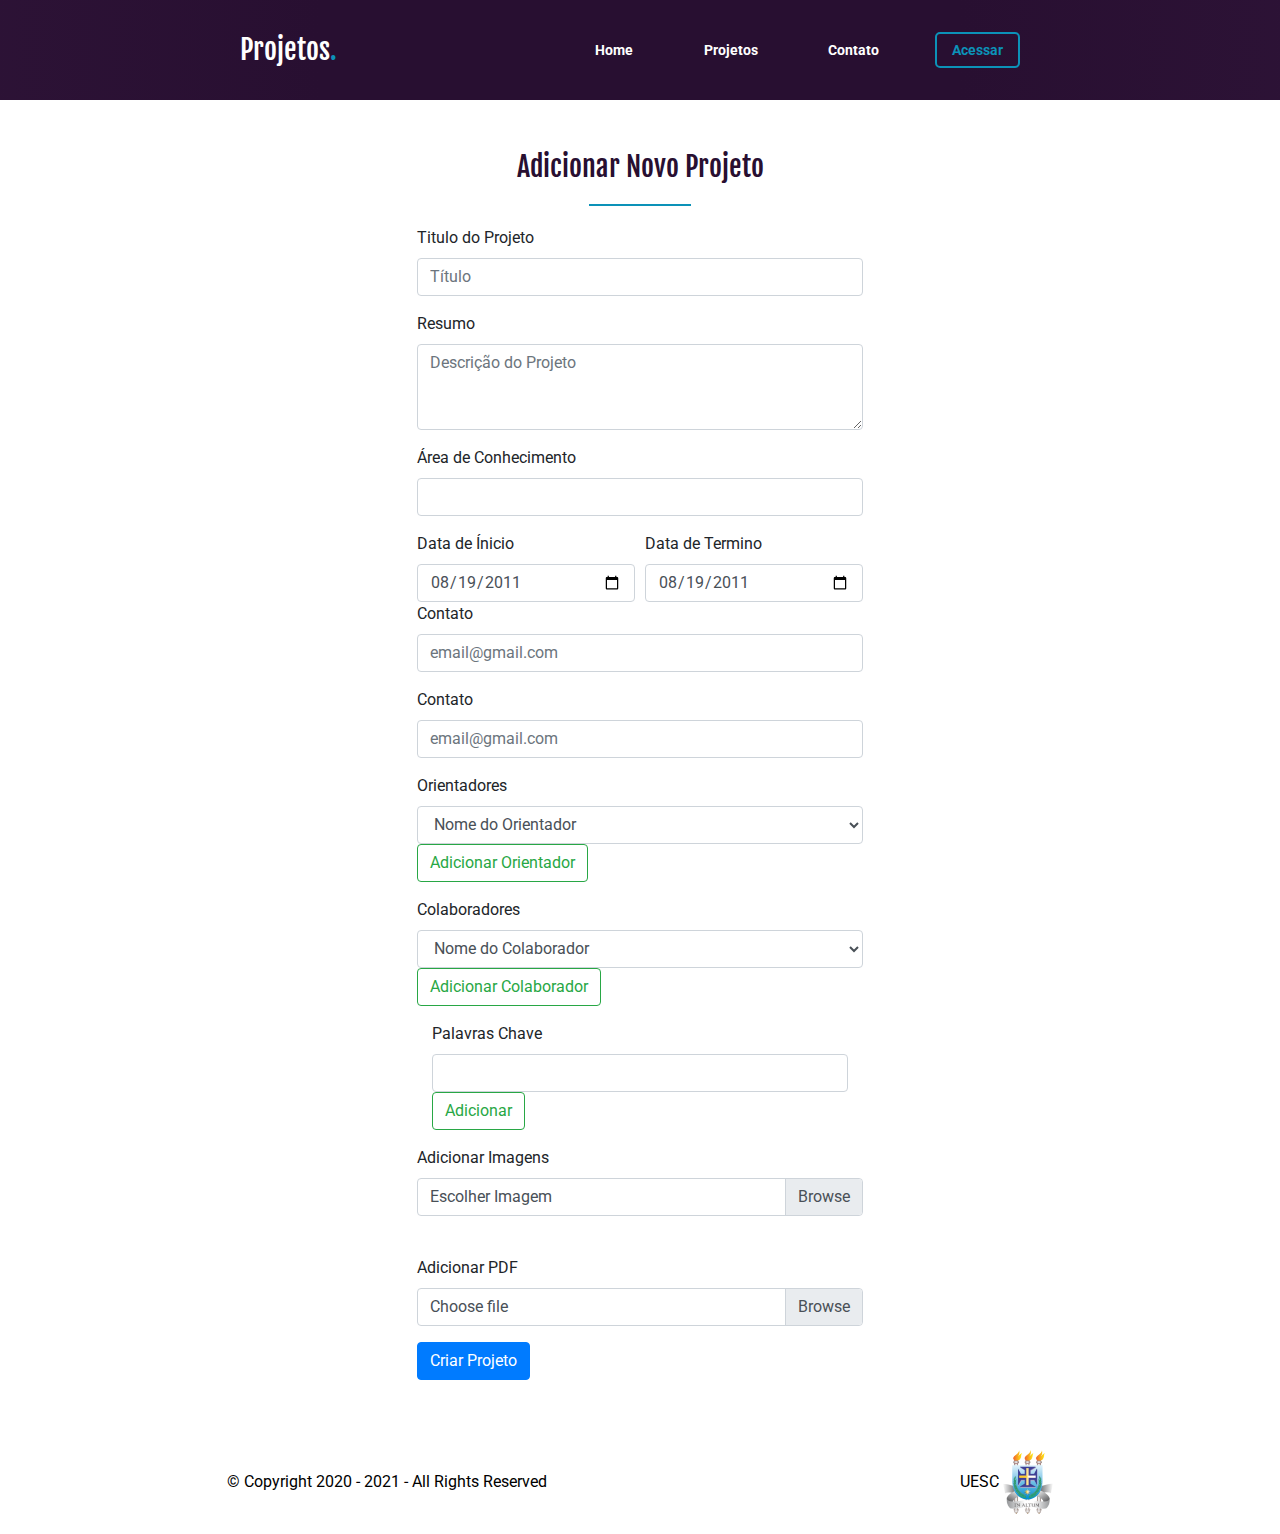
<file: proj_form.html>
<!DOCTYPE html>
<html lang="pt-br">
<head>
    <meta charset="utf-8"/>
    <title>Novo Projeto</title>
    <meta name="viewport" content="width=device-width, initial-scale=1, shrink-to-fit=no">
    <link rel="stylesheet" href="dist/css/bootstrap.min.css">
    <link rel="stylesheet" href="css/styles.css">

    <link href="https://fonts.googleapis.com/css2?family=Fjalla+One&family=Roboto&display=swap" rel="stylesheet">
    <link href="https://fonts.googleapis.com/css2?family=Oswald:wght@600&display=swap" rel="stylesheet">
    <link rel="stylesheet" href="css/proj_form.css">
</head>
<body>
    

    <header class="header2">
        <nav class="nav2">
            <h1 id="titleheader">Projetos<span>.</span></h1>
            <ul>
                <li><a href="index.html" alt="" >Home</a></li>
                <li><a href="projeto.html" alt="" >Projetos</a></li>
                <li><a href="contato.html" alt="" >Contato</a></li>
                <li><a href="login.html" alt="" id="button">Acessar</a></li>
            </ul>
        </nav>
    </header>


    <section class="proj_formulario">
        <h2 id="title_h2">Adicionar Novo Projeto</h2>
        <hr id="line"/>       
        <section class="forms">
            <form>
                <div class="form-group">
                    <label for="name">Titulo do Projeto</label>
                    <input type="text" class="form-control" id="name" placeholder="Título">
                </div>
            
                <div class="form-group">
                    <label for="message">Resumo</label>
                    <textarea class="form-control" id="resumo" rows="3" placeholder="Descrição do Projeto"></textarea>
                </div>

                <div class="form-group">
                    <label for="name">Área de Conhecimento</label>
                    <input type="text" class="form-control" id="area_conhecimento" placeholder="">
                </div>
                

                <div class="form-row">
                    <div class="col">
                        <label for="name">Data de Ínicio</label>
                        <input class="form-control" type="date" value="2011-08-19" id="data_inicio">
                    </div>
                    <div class="col">
                        <label for="name">Data de Termino</label>
                        <input class="form-control" type="date" value="2011-08-19" id="data_fim">
                    </div>
                  </div>

                <div class="form-group">
                    <label for="name">Contato</label>
                    <input type="email" class="form-control" id="email" placeholder="email@gmail.com">
                </div>

                <div class="form-group">
                    <label for="name">Contato</label>
                    <input type="email" class="form-control" id="email" placeholder="email@gmail.com">
                </div>


                <div class="form-group">
                    <div id="select_Orientador">
                        <label for="select_orientador">Orientadores</label>
                        <select class="form-control">
                        <option value="" selected disabled hidden>Nome do Orientador</option>
                        <option value="Leonardo Lima">Leonardo Lima</option>
                        <option value="Valdir Verde">Valdir Verde</option>
                        <option value="Tiago Santiago">Tiago Santiago</option>
                        <option value="Maria Maricena">Maria Maricena</option>
                        <option value="Marcos Mariatti">Marcos Mariatti</option>
                        </select>
                    </div>
                    <button type="button" class="btn btn-outline-success" onclick="add_integrante('Orientador')">Adicionar Orientador</button>
            </div>
            
            <div class="form-group">
                <div id="select_Colaborador">
                    <label for="select_orientadores">Colaboradores</label>
                    <select class="form-control">
                    <option value="" selected disabled hidden>Nome do Colaborador</option>
                    <option value="Leonardo Lima">Leonardo Lima</option>
                    <option value="Valdir Verde">Valdir Verde</option>
                    <option value="Tiago Santiago">Tiago Santiago</option>
                    <option value="Maria Maricena">Maria Maricena</option>
                    <option value="Marcos Mariatti">Marcos Mariatti</option>
                    </select>
                </div>
                <button type="button" class="btn btn-outline-success" onclick="add_integrante('Colaborador')">Adicionar Colaborador</button>
            </div>

                <div class="form-group">
                    <div class="col">
                    <label for="name">Palavras Chave</label>
                    <input  type="text" data-role="tagsinput" class="form-control" id="tags">
                    </div>
                    <div class="col">
                    <button type="button" class="btn btn-outline-success">Adicionar</button>
                    </div>
                    <div class="tag_output"></div>
                </div>


                <div class="form-group">
                    <label for="files">Adicionar Imagens</label>
                    <div class="custom-file">
                        <input type="file" class="custom-file-input" id="files" multiple>
                        <label class="custom-file-label" for="customFile">Escolher Imagem</label>
                    </div>
                    <output id="result" />
                </div>

                <div class="form-group">
                    <label for="files">Adicionar PDF</label>
                    <div class="custom-file">
                        <input type="file" class="custom-file-input" id="customFile" multiple>
                        <label class="custom-file-label" for="customFile">Choose file</label>
                      </div>
                </div>

                  <button type="submit" class="btn btn-primary">Criar Projeto</button>
                </form>
        </section>
    </section>


    <footer>
        <p>© Copyright 2020 - 2021 - All Rights Reserved</p>
        <div>
            <a href="http://www.uesc.br/" title="Acesse o site da Uesc" >UESC</a>
            <img src="img/logo.png" />
        </div>
    </footer>

    <script src="js/functions.js"></script>
    <script src="https://code.jquery.com/jquery-3.5.1.slim.min.js" integrity="sha384-DfXdz2htPH0lsSSs5nCTpuj/zy4C+OGpamoFVy38MVBnE+IbbVYUew+OrCXaRkfj" crossorigin="anonymous"></script>
    <script src="dist/js/bootstrap.bundle.min.js"></script>
</body>
</html>
</file>
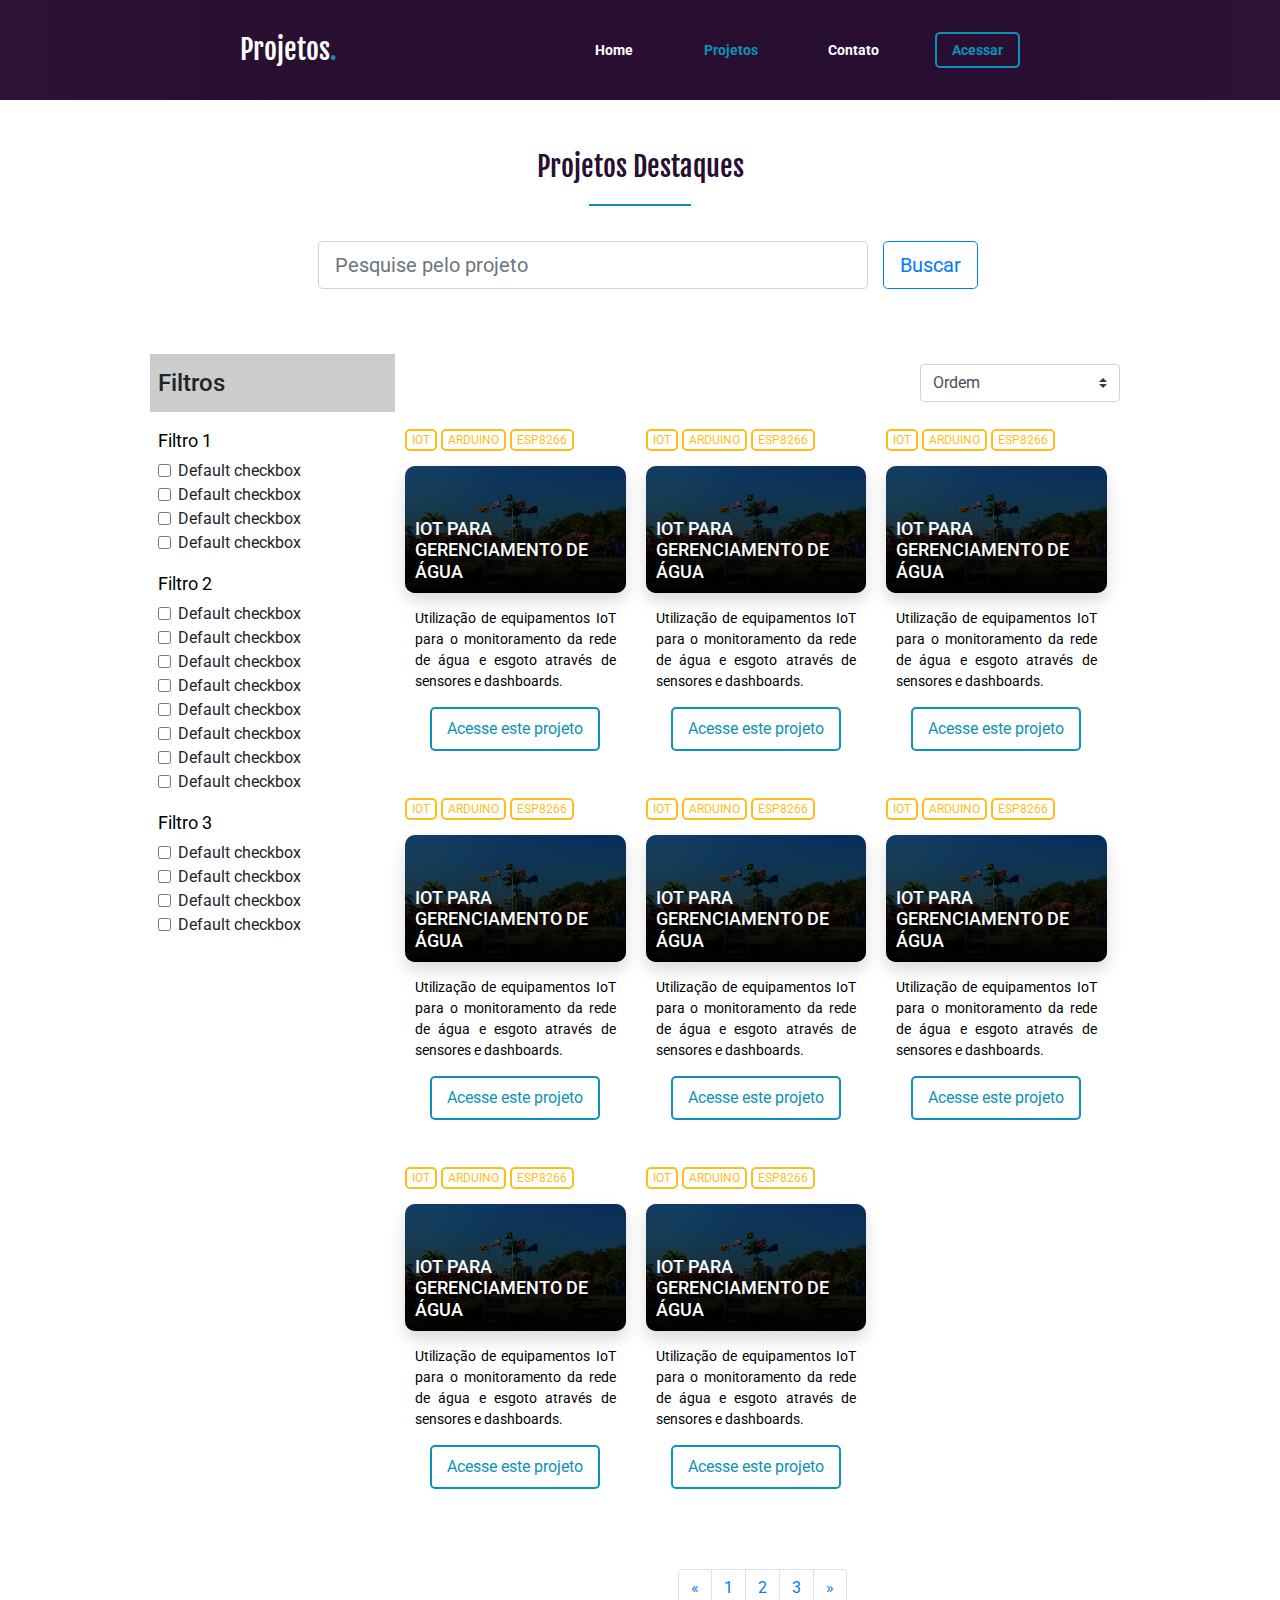
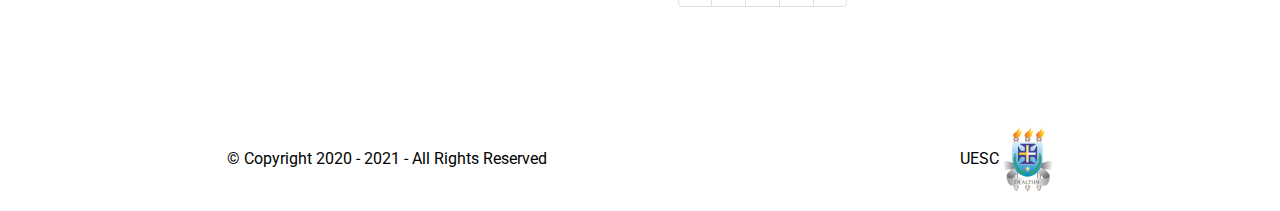
<file: projeto.html>
<!DOCTYPE html>
<html lang="pt-br">
<head>
    <meta charset="utf-8"/>
    <title>Banco de Projetos</title>
    <meta name="viewport" content="width=device-width, initial-scale=1, shrink-to-fit=no">
    <link rel="stylesheet" href="dist/css/bootstrap.min.css">
    <link rel="stylesheet" href="css/styles.css">
    <link rel="stylesheet" href="css/projeto.css">
    <link href="https://fonts.googleapis.com/css2?family=Fjalla+One&family=Roboto&display=swap" rel="stylesheet">
    <link href="https://fonts.googleapis.com/css2?family=Oswald:wght@600&display=swap" rel="stylesheet">
</head>
<body>
    

    <header class="header2">
        <nav class="nav2">
            <h1 id="titleheader">Projetos<span>.</span></h1>
            <ul>
                <li><a href="index.html" alt="" >Home</a></li>
                <li><a href="projeto.html" alt="" id="active">Projetos</a></li>
                <li><a href="contato.html" alt="">Contato</a></li>
                <li><a href="login.html" alt="" id="button">Acessar</a></li>
            </ul>
        </nav>
    </header>

    
    <section class="project">
        <h2 id="title_h2">Projetos Destaques</h2>
        <hr id="line"/>
        <form class="search">
            <input class="form-control form-control-lg" type="text" placeholder="Pesquise pelo projeto">
            <button type="button" class="btn btn-outline-primary btn-lg">Buscar</button>
        </form>

        <section class="navigation">
            <section class="menu">
                <h4>Filtros</h4>
                <div>
                    <p>Filtro 1</p>
                    <div class="form-check">
                        <input class="form-check-input" type="checkbox" value="" >
                        <label class="form-check-label">
                            Default checkbox
                        </label>
                    </div>

                    <div class="form-check">
                        <input class="form-check-input" type="checkbox" value="" >
                        <label class="form-check-label">
                            Default checkbox
                        </label>
                    </div>

                    <div class="form-check">
                        <input class="form-check-input" type="checkbox" value="" >
                        <label class="form-check-label">
                            Default checkbox
                        </label>
                    </div>

                    <div class="form-check">
                        <input class="form-check-input" type="checkbox" value="" >
                        <label class="form-check-label">
                            Default checkbox
                        </label>
                    </div>


                    <p>Filtro 2</p>
                    <div class="form-check">
                        <input class="form-check-input" type="checkbox" value="" >
                        <label class="form-check-label">
                            Default checkbox
                        </label>
                    </div>

                    <div class="form-check">
                        <input class="form-check-input" type="checkbox" value="" >
                        <label class="form-check-label">
                            Default checkbox
                        </label>
                    </div>

                    <div class="form-check">
                        <input class="form-check-input" type="checkbox" value="" >
                        <label class="form-check-label">
                            Default checkbox
                        </label>
                    </div>

                    <div class="form-check">
                        <input class="form-check-input" type="checkbox" value="" >
                        <label class="form-check-label">
                            Default checkbox
                        </label>
                    </div>

                    <div class="form-check">
                        <input class="form-check-input" type="checkbox" value="" >
                        <label class="form-check-label">
                            Default checkbox
                        </label>
                    </div>

                    <div class="form-check">
                        <input class="form-check-input" type="checkbox" value="" >
                        <label class="form-check-label">
                            Default checkbox
                        </label>
                    </div>

                    <div class="form-check">
                        <input class="form-check-input" type="checkbox" value="" >
                        <label class="form-check-label">
                            Default checkbox
                        </label>
                    </div>

                    <div class="form-check">
                        <input class="form-check-input" type="checkbox" value="" >
                        <label class="form-check-label">
                            Default checkbox
                        </label>
                    </div>

                    
                    <p>Filtro 3</p>
                    <div class="form-check">
                        <input class="form-check-input" type="checkbox" value="" >
                        <label class="form-check-label">
                            Default checkbox
                        </label>
                    </div>

                    <div class="form-check">
                        <input class="form-check-input" type="checkbox" value="" >
                        <label class="form-check-label">
                            Default checkbox
                        </label>
                    </div>

                    <div class="form-check">
                        <input class="form-check-input" type="checkbox" value="" >
                        <label class="form-check-label">
                            Default checkbox
                        </label>
                    </div>

                    <div class="form-check">
                        <input class="form-check-input" type="checkbox" value="" >
                        <label class="form-check-label">
                            Default checkbox
                        </label>
                    </div>
                </div>
            </section>


            <section class="explore">
                <section class="order">
                    <label class="mr-sm-2 sr-only" for="inlineFormCustomSelect">Preference</label>
                    <select class="custom-select mr-sm-2" id="inlineFormCustomSelect">
                        <option selected>Ordem</option>
                        <option value="1">Mais novo</option>
                        <option value="2">Mais velho</option>
                        <option value="3">Em aberto</option>
                        <option value="3">Etc</option>
                    </select>
                </section>

                <section class="icards">
                    <section class="icard">
                        <section class="tags">
                            <a href="projeto.html" alt="">IOT</a>
                            <a href="projeto.html" alt="">ARDUINO</a>
                            <a href="projeto.html" alt="">ESP8266</a>
                        </section>
                        <section class="image_title">
                            <img src="img/torre.jpg" alt=""/>
                            <div class="shadow"></div>
                            <h4>IOT PARA GERENCIAMENTO DE ÁGUA</h4>
                        </section>
                        <p>Utilização de equipamentos IoT para o monitoramento da rede de água e esgoto através de sensores e dashboards.</p>
                        <a id="button" href="proj_page.html" title="">Acesse este projeto</a>
                    </section>
                    
                    <section class="icard">
                        <section class="tags">
                            <a href="" alt="">IOT</a>
                            <a href="" alt="">ARDUINO</a>
                            <a href="" alt="">ESP8266</a>
                        </section>
                        <section class="image_title">
                            <img src="img/torre.jpg" alt=""/>
                            <div class="shadow"></div>
                            <h4>IOT PARA GERENCIAMENTO DE ÁGUA</h4>
                        </section>
                        <p>Utilização de equipamentos IoT para o monitoramento da rede de água e esgoto através de sensores e dashboards.</p>
                        <a id="button" href="proj_page.html" title="">Acesse este projeto</a>
                    </section>
        
                    <section class="icard">
                        <section class="tags">
                            <a href="" alt="">IOT</a>
                            <a href="" alt="">ARDUINO</a>
                            <a href="" alt="">ESP8266</a>
                        </section>
                        <section class="image_title">
                            <img src="img/torre.jpg" alt=""/>
                            <div class="shadow"></div>
                            <h4>IOT PARA GERENCIAMENTO DE ÁGUA</h4>
                        </section>
                        <p>Utilização de equipamentos IoT para o monitoramento da rede de água e esgoto através de sensores e dashboards.</p>
                        <a id="button" href="proj_page.html" title="">Acesse este projeto</a>
                    </section>
    
                    <section class="icard">
                        <section class="tags">
                            <a href="" alt="">IOT</a>
                            <a href="" alt="">ARDUINO</a>
                            <a href="" alt="">ESP8266</a>
                        </section>
                        <section class="image_title">
                            <img src="img/torre.jpg" alt=""/>
                            <div class="shadow"></div>
                            <h4>IOT PARA GERENCIAMENTO DE ÁGUA</h4>
                        </section>
                        <p>Utilização de equipamentos IoT para o monitoramento da rede de água e esgoto através de sensores e dashboards.</p>
                        <a id="button" href="proj_page.html" title="">Acesse este projeto</a>
                    </section>
    
                    <section class="icard">
                        <section class="tags">
                            <a href="" alt="">IOT</a>
                            <a href="" alt="">ARDUINO</a>
                            <a href="" alt="">ESP8266</a>
                        </section>
                        <section class="image_title">
                            <img src="img/torre.jpg" alt=""/>
                            <div class="shadow"></div>
                            <h4>IOT PARA GERENCIAMENTO DE ÁGUA</h4>
                        </section>
                        <p>Utilização de equipamentos IoT para o monitoramento da rede de água e esgoto através de sensores e dashboards.</p>
                        <a id="button" href="proj_page.html" title="">Acesse este projeto</a>
                    </section>
    
                    <section class="icard">
                        <section class="tags">
                            <a href="" alt="">IOT</a>
                            <a href="" alt="">ARDUINO</a>
                            <a href="" alt="">ESP8266</a>
                        </section>
                        <section class="image_title">
                            <img src="img/torre.jpg" alt=""/>
                            <div class="shadow"></div>
                            <h4>IOT PARA GERENCIAMENTO DE ÁGUA</h4>
                        </section>
                        <p>Utilização de equipamentos IoT para o monitoramento da rede de água e esgoto através de sensores e dashboards.</p>
                        <a id="button" href="proj_page.html" title="">Acesse este projeto</a>
                    </section>
    
                    <section class="icard">
                        <section class="tags">
                            <a href="" alt="">IOT</a>
                            <a href="" alt="">ARDUINO</a>
                            <a href="" alt="">ESP8266</a>
                        </section>
                        <section class="image_title">
                            <img src="img/torre.jpg" alt=""/>
                            <div class="shadow"></div>
                            <h4>IOT PARA GERENCIAMENTO DE ÁGUA</h4>
                        </section>
                        <p>Utilização de equipamentos IoT para o monitoramento da rede de água e esgoto através de sensores e dashboards.</p>
                        <a id="button" href="proj_page.html" title="">Acesse este projeto</a>
                    </section>
    
                    <section class="icard">
                        <section class="tags">
                            <a href="" alt="">IOT</a>
                            <a href="" alt="">ARDUINO</a>
                            <a href="" alt="">ESP8266</a>
                        </section>
                        <section class="image_title">
                            <img src="img/torre.jpg" alt=""/>
                            <div class="shadow"></div>
                            <h4>IOT PARA GERENCIAMENTO DE ÁGUA</h4>
                        </section>
                        <p>Utilização de equipamentos IoT para o monitoramento da rede de água e esgoto através de sensores e dashboards.</p>
                        <a id="button" href="proj_page.html" title="">Acesse este projeto</a>
                    </section>
                </section>

                <nav>
                    <ul class="pagination">
                      <li class="page-item">
                        <a class="page-link" href="#" aria-label="Previous">
                          <span aria-hidden="true">&laquo;</span>
                        </a>
                      </li>
                      <li class="page-item"><a class="page-link" href="#">1</a></li>
                      <li class="page-item"><a class="page-link" href="#">2</a></li>
                      <li class="page-item"><a class="page-link" href="#">3</a></li>
                      <li class="page-item">
                        <a class="page-link" href="#" aria-label="Next">
                          <span aria-hidden="true">&raquo;</span>
                        </a>
                      </li>
                    </ul>
                  </nav>
            </section>
            
        </section>
    </section>


    <footer>
        <p>© Copyright 2020 - 2021 - All Rights Reserved</p>
        <div>
            <a href="http://www.uesc.br/" title="Acesse o site da Uesc" >UESC</a>
            <img src="img/logo.png" />
        </div>
    </footer>

    <script src="https://code.jquery.com/jquery-3.5.1.slim.min.js" integrity="sha384-DfXdz2htPH0lsSSs5nCTpuj/zy4C+OGpamoFVy38MVBnE+IbbVYUew+OrCXaRkfj" crossorigin="anonymous"></script>
    <script src="dist/js/bootstrap.bundle.min.js"></script>
</body>
</html>
</file>
<file: css/styles.css>
body, hr, p, a, h1, h2, h3, h4, h5, h6, ul, li{
    padding:0;
    margin:0;
    border:0;
    text-decoration: none;
}



#active {
    color:#0C92B8;
}

#button{
    padding:8px 15px;
    border:2px solid #0C92B8;
    border-radius:5px;
    color:#0C92B8;
    align-self: center;
    justify-self: center;
}

#titleheader{
    font-family: 'Fjalla One', 'Roboto', sans-serif;
    color:white;
    font-size: 28px;
    width: 40%;
    min-width: 100px;
}

#titleheader > span {
    color:#0C92B8;
}


#title_h2 {
    font-family: 'Fjalla One', 'Roboto', sans-serif;
    color:#280F31;
    font-size: 28px;
}

#line{
    width:100px;
    border:1px solid #0C92B8;
    background: #0C92B8;
    margin:20px 0;
}



/*******************************
HEADER 1
********************************/

.header{
    display:flex;
    flex-direction: row;
    background-image:
    radial-gradient(
      circle at center center,
      #280F31 50%,
      #4D2B59 500%
    );
    height: 400px;
    justify-content: center;
}

.header > section {
    display:flex;
    flex-direction: column;
    max-width: 800px;
    width: 100%;
    height:100%;
    background: url("../img/struct.png") no-repeat top left;
    background-size:auto 85%;
}

.nav{
    display:flex;
    justify-content: space-between;
    flex-wrap: wrap;
    align-items: center;
    width:100%;
    height:25%;
}



.nav > ul {
    display:flex;
    flex-wrap: wrap;
    justify-content: space-around;
    align-items:center;
    width: 60%;
    height: 100%;
}

.nav > ul > li{
    display:inline;
}

.nav > ul > li > a{
    font-family: 'Roboto', sans-serif;
    font-weight: bold;
    font-size: 14px;
    line-height: 14px;
    color:white;
    padding:8px 15px;
}

.nav > ul > li > a:hover{
    color:#0C92B8;
}

.header > section > section {
    display: flex;
    flex-direction: column;
    justify-content: center;
    align-content: center;
    width:60%;
    height:60%;
    align-self:flex-end;
}

.header > section > section > h3 {
    font-family: 'Fjalla One', 'Roboto', sans-serif;
    color:white;
    font-size: 24px;
}

.header > section > section > p {
    font-family: 'Roboto', sans-serif;
    color:white;
    font-size: 16px;
    padding:15px 0;
}

.header > section > section > h3 > span {
    color:#FFBD1B;
    font-weight: bolder;
}



/*******************************
HEADER 2
********************************/

.header2 {
    display:flex;
    flex-wrap: wrap;
    background-image:
    radial-gradient(
      circle at center center,
      #280F31 50%,
      #4D2B59 500%
    );
    min-height: 100px;
    justify-content: center;
    align-items: center;
}

.break_row {
    flex-basis: 100%;
    height: 0;
}

.nav2 {
    display:flex;
    flex-wrap: wrap;
    flex-direction: row;
    align-items: center;
    justify-content: space-between;
    width: 100%;
    height: 100%;
    max-width: 800px;
}

.nav2 > ul{
    display: flex;
    justify-content: space-around;
    flex-wrap: wrap;
    width:60%;
    height: 100%;
    align-items:center;
}

.nav2 > ul > li{
    display: inline;
    padding:10px 15px;
}

.nav2 > ul > li > a{
    font-family: 'Roboto', sans-serif;
    font-weight: bold;
    font-size: 14px;
    line-height: 14px;
    color:white;
    padding:8px 15px;
}

/*******************************
FOOTER
********************************/

footer{
    display: flex;
    flex-direction: row;
    align-items: center;
    justify-content: space-around;
    padding:20px;
}

footer > p, a {
    font-family: 'Roboto', sans-serif;
    color:black;
}

footer > div > a:hover {
    color:black;
}

footer > div > img {
    width:50px;
}
</file>
<file: css/index.css>
.projects_featured{
    display:flex;
    flex-direction: column;
    align-items: center;
    max-width: 800px;
    width: 100%;
    margin:0 auto;
    padding:50px 0;
}


.icards{
    display:flex;
    flex-direction: row;
    flex-wrap: wrap;
    justify-content: space-around;
}

.icard{
    display: flex;
    flex-direction: column;
    width:30%;
    min-width: 200px;
}

.icard > * {
    margin:0 0 15px;
}

.tags > a{
    padding:2px 5px;
    border:2px solid #FFBD1B;
    border-radius:5px;
    color: #FFBD1B;
    font-family: 'Roboto', sans-serif;
    font-size: 12px;
} 

.image_title{
    position: relative;
    height: 127px;
}

.image_title > img{
    position: absolute;
    width:100%;
    height: 127px;
    border-radius: 10px;
}

.shadow{
    position: absolute;
    width:100%;
    height: 127px;
    border-radius: 10px;
    background:linear-gradient(180deg, rgba(0,0,0,0.5) 0%, rgba(0,0,0,1) 100%);
}

.image_title > h4 {
    padding:10px;
    position: absolute;
    bottom: 0;
    color: white;
    font-family: 'Roboto', sans-serif;
    font-size: 18px;
}

.icard > p {
    color: black;
    font-family: 'Roboto', sans-serif;
    font-size: 14px;
    text-align: justify;
    padding:0 10px;
}

.icard > .b_card {
    color: black;
    font-family: 'Roboto', sans-serif;
    font-size: 14px;
}





.n_platform{
    
    background-image:
    radial-gradient(
      circle at center center,
      #280F31 50%,
      #4D2B59 500%
    );
}

.n_platform_center{
    display:flex;
    flex-direction: column;
    align-items: center;
    max-width: 800px;
    width: 100%;
    margin:0 auto;
    padding:50px 0;
}

.n_platform_center > h2 {
    font-family: 'Fjalla One', 'Roboto', sans-serif;
    color:white;
    font-size: 28px;
}

.n_platform_center > section {
    display:flex;
    flex-direction: row;
    flex-wrap: wrap;
    justify-content: space-around;
    align-items: center;
    width:100%;
}

.n_platform_center > section > section > h6 {
    margin:0;
    padding:0;
    color: #FFBD1B;
    font-family: 'Oswald', 'Roboto', sans-serif;
    font-size: 80px;
    text-align: center;
}

.n_platform_center > section > section > p {
    margin:0;
    padding:0;
    color: white;
    font-family: 'Oswald', sans-serif;
    font-size: 22px;
    text-align: center;
}

.n_platform_center > p{
    font-family: 'Roboto', sans-serif;
    color:#FF8235;
    font-size: 20px;
    padding:45px 0;
}
</file>
<file: css/cadastro.css>
.content{
    display: flex;
    flex-direction: row;
    position: absolute;
    width:100%;
    height:100%;
}

.cadastro{
    display:flex;
    flex-direction: column;
    justify-content: center;
    background-image:
    radial-gradient(
      circle at center center,
      #280F31 50%,
      #4D2B59 500%
    );
    width: 100%;
    max-width: 400px;
    min-width: 400px;
    height: 100%;
    padding:35px;
}

.cadastro > *{
    margin:15px 0;
}

.cadastro > form > input{
    margin:0 0 20px 0;
}

.cadastro > form{
    text-align: center;
}

.cadastro > form > input{
    background:#2C0A37;
    border: 1px solid #501464;
    color:white;
}

.cadastro > form >input:focus{
    background:none;
    border:0;
    color:white;
}

.image{
    background:url("../img/torre.jpg") no-repeat;
    background-size: auto 100%;
    width:100%;
    height:100%;
}
</file>
<file: css/contato.css>
.contato{
    display:flex;
    flex-wrap: wrap;
    flex-direction: column;
    align-items: center;
    width:100%;
    max-width: 800px;
    margin: 50px auto;
}

.info_forms{
    display: flex;
    flex-direction: row;
    justify-content: center;
    flex-wrap: wrap;
    width: 100%;
}

.info{
    display:flex;
    flex-direction: column;
    width:100%;
    max-width: 400px;
}

.info > div {
    display: flex;
    flex-direction: row;
    align-items: center;
    width:100%;
    margin:10px 0;
}

.info > div > img{
    max-width: 80px;
    margin:10px;
}

.info > div > div > h6{
    font-family: 'Roboto', sans-serif;
    color:black;
    font-size: 19px;
}

.info > div > div > p{
    font-family: 'Roboto', sans-serif;
    color:black;
    font-size: 14px;
    text-align: justify;
}


.forms{
    display:flex;
    flex-direction: column;
    width:100%;
    max-width: 400px;
    padding:15px;
}
</file>
<file: css/gerenciamento.css>
.nav2_edit{
    padding:30px 0;
}

.nav_gerencia{
    width:100%;
    max-width: 800px;
    padding:50px 0 0;
}

.nav_gerencia > nav > a{
    color:white;
}

.badge{
    border-radius: 100%;
    background-color: orangered;
    padding:3px 7px;
}



.gerenciamento {
    display:flex;
    flex-direction: column;
    align-items: center;
    max-width: 800px;
    width: 100%;
    margin:0 auto;
    padding:50px 10px;
  }


#title_h2 {
    justify-content: start;
}

.search{
    display: flex;
    flex-direction: row;
    justify-content: center;
    align-items: center;
    flex-wrap: wrap;
    width: 100%;
    padding:0 0 50px;
  }

.search input{
    width: 100%;
    max-width: 550px;
    margin:15px;
}


.add_button {
    margin: 30px;
}
</file>
<file: css/historico.css>
#em_andamento {
    border:1px solid #FFBD1B;
    padding:2px 5px;
    color:#FFBD1B;
    margin:0 0 15px;
    font-family: 'Roboto', sans-serif;
    font-size: 11px;
    border-radius: 3px;
    font-weight: bold;
}

.proj_page{
    display:flex;
    flex-wrap: wrap;
    flex-direction: column;
    align-items: center;
    width:100%;
    max-width: 800px;
    margin: 50px auto;
    text-align:center;
}

.itens{
    width: 100%;
    text-align: left;
}

.itens > a {
    margin:5px;
}

.historico{
    width:100%;
    text-align: left;
    margin:25px 0;
}

.link_author{
    color:#E1A000;
}

.link_author:hover{
    color:#E1A000;
    text-decoration: underline;
}
</file>
<file: css/login.css>
.content{
    display: flex;
    flex-direction: row;
    position: absolute;
    width:100%;
    height:100%;
}


.login{
    display:flex;
    flex-direction: column;
    justify-content: center;
    background-image:
    radial-gradient(
      circle at center center,
      #280F31 50%,
      #4D2B59 500%
    );
    width: 100%;
    max-width: 400px;
    min-width: 400px;
    height: 100%;
    padding:35px;
}

.login > *{
    margin:15px 0;
}

.login > form > input{
    margin:0 0 20px 0;
}

.login > form{
    text-align: center;
}

.login > div{
    display: flex;
    flex-wrap: wrap;
    justify-content: space-between;
    width:100%;
}

.login > div > a{
    font-family: 'Roboto', sans-serif;
    color:#E1A000;
    font-size: 14px;
}


.image{
    background:url("../img/torre.jpg") no-repeat;
    background-size: auto 100%;
    width:100%;
    height:100%;
}
</file>
<file: css/perfil.css>
.perfil{
    display: flex;
    flex-direction: row;
    flex-wrap: wrap;
    justify-content: center;
    width:100%;
    max-width: 900px;
    margin:50px auto;
}

.dados{
    width: 100%;
    max-width: 300px;
    text-align: center;
}

.dados > h2{
  padding:15px 15px 0px;
  font-family: 'Roboto', sans-serif;
  color:black;
  font-size: 22px;
}

.dados > a{
  font-family: 'Roboto', sans-serif;
  color:rgb(83, 4, 70);
  font-size: 12px;
}

.dados > h4{
  background:#ccc;
  padding:15px;
  text-align: left;
  font-family: 'Roboto', sans-serif;
  color:black;
  font-size: 18px;
}

.dados > p{
  color: #9F9EAC;
  padding:5px 15px 20px;
  text-align: left;
  font-family: 'Roboto', sans-serif;
  font-size: 14px;
}


.dados > img {

  width: 50%;
}


.projetos > nav {
  display: flex;
  justify-content: center;
  width:100%;
  padding:25px 0 0;
}


.projetos{
    display: flex;
    flex-direction: column;
    justify-content: space-between;
    width:100%;
    max-width: 600px;
    padding:20px;
}

.icards{
    display:flex;
    flex-direction: row;
    flex-wrap: wrap;
    justify-content: space-around;
    width:100%;
  }
  
  .icard{
    display: flex;
    flex-direction: column;
    width:30%;
    min-width: 200px;
    margin:15px 10px;
  }
  
  .icard > * {
    margin:0 0 15px;
  }
  
  .tags > a{
    padding:2px 5px;
    border:2px solid #FFBD1B;
    border-radius:5px;
    color: #FFBD1B;
    font-family: 'Roboto', sans-serif;
    font-size: 12px;
  } 
  
  .image_title{
    position: relative;
    height: 127px;
  }
  
  .image_title > img{
    position: absolute;
    width:100%;
    height: 127px;
    border-radius: 10px;
  }
  
  .shadow{
    position: absolute;
    width:100%;
    height: 127px;
    border-radius: 10px;
    background:linear-gradient(180deg, rgba(0,0,0,0.5) 0%, rgba(0,0,0,1) 100%);
  }
  
  .image_title > h4 {
    padding:10px;
    position: absolute;
    bottom: 0;
    color: white;
    font-family: 'Roboto', sans-serif;
    font-size: 18px;
  }
  
  .icard > p {
    color: black;
    font-family: 'Roboto', sans-serif;
    font-size: 14px;
    text-align: justify;
    padding:0 10px;
  }
  
  .icard > .b_card {
    color: black;
    font-family: 'Roboto', sans-serif;
    font-size: 14px;
  }
</file>
<file: css/proj_form.css>
.proj_formulario {
    display:flex;
    flex-direction: column;
    align-items: center;
    max-width: 800px;
    width: 100%;
    margin:0 auto;
    padding:50px 10px;
  }
</file>
<file: css/projeto.css>
.project {
  display:flex;
  flex-direction: column;
  align-items: center;
  max-width: 1000px;
  width: 100%;
  margin:0 auto;
  padding:50px 10px;
}


.search{
  display: flex;
  flex-direction: row;
  justify-content: center;
  align-items: center;
  flex-wrap: wrap;
  width: 80%;
}

.search input{
  width: 100%;
  max-width: 550px;
  margin:15px;
}


.navigation{
  display: flex;
  flex-direction: row;
  flex-wrap: wrap;
  width: 100%;
  margin:50px 0;
}

.menu{
  display: flex;
  flex-direction: column;
  width: 25%;
}

.menu > h4 {
  width:100%;
  background:#ccc;
  padding:15px 8px;
}

.menu > div{
  width:100%;
  padding:0 8px;
}

.menu > div > p {
  font-family: 'Roboto', sans-serif;
  color:black;
  font-size: 18px;
  padding:15px 0 5px;
}


.explore{
  display:flex;
  flex-direction: column;
  width:75%;
}

.order{
  padding:10px;
  width:30%;
  align-self: flex-end;
}

.explore > nav {
  margin:50px auto 0;
}



.icards{
  display:flex;
  flex-direction: row;
  flex-wrap: wrap;
  justify-content: start;
  width:100%;
}

.icard{
  display: flex;
  flex-direction: column;
  width:30%;
  min-width: 200px;
  margin:15px 10px;
}

.icard > * {
  margin:0 0 15px;
}

.tags > a{
  padding:2px 5px;
  border:2px solid #FFBD1B;
  border-radius:5px;
  color: #FFBD1B;
  font-family: 'Roboto', sans-serif;
  font-size: 12px;
} 

.image_title{
  position: relative;
  height: 127px;
}

.image_title > img{
  position: absolute;
  width:100%;
  height: 127px;
  border-radius: 10px;
}

.shadow{
  position: absolute;
  width:100%;
  height: 127px;
  border-radius: 10px;
  background:linear-gradient(180deg, rgba(0,0,0,0.5) 0%, rgba(0,0,0,1) 100%);
}

.image_title > h4 {
  padding:10px;
  position: absolute;
  bottom: 0;
  color: white;
  font-family: 'Roboto', sans-serif;
  font-size: 18px;
}

.icard > p {
  color: black;
  font-family: 'Roboto', sans-serif;
  font-size: 14px;
  text-align: justify;
  padding:0 10px;
}

.icard > .b_card {
  color: black;
  font-family: 'Roboto', sans-serif;
  font-size: 14px;
}
</file>
